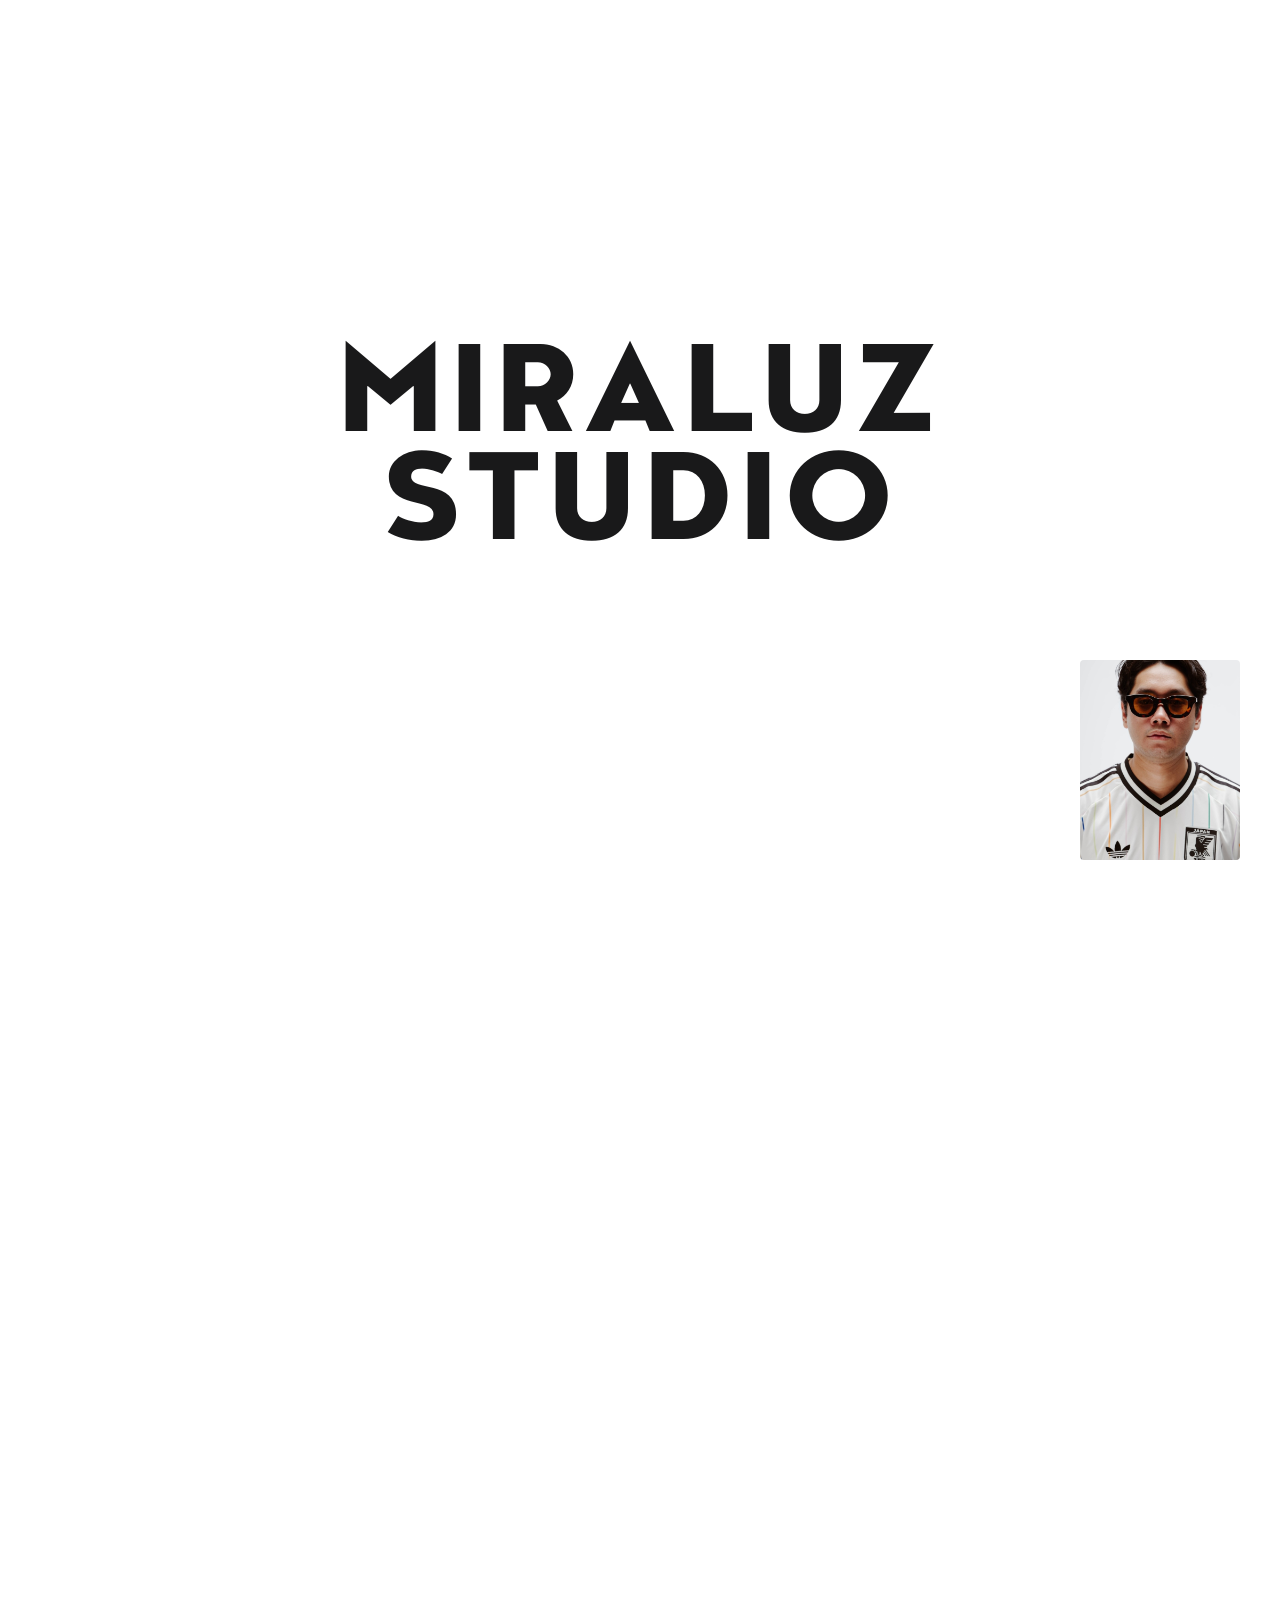
<file: index.html>
<!DOCTYPE html>
<html lang="en">
<head>
  <meta charset="UTF-8">
  <meta name="viewport" content="width=device-width, initial-scale=1.0">
  <link rel="icon" type="image/svg+xml" href="/assets/favicon.svg">
  <title>Miraluz Studio — Creative Studio Rental in Quezon City</title>
  <meta name="description" content="A creative studio for photographers, filmmakers, and content creators. Three curated spaces in Quezon City.">
  <link rel="canonical" href="https://miraluzstudio.com/">

  <!-- Open Graph / social sharing -->
  <meta property="og:type" content="website">
  <meta property="og:url" content="https://miraluzstudio.com/">
  <meta property="og:site_name" content="Miraluz Studio">
  <meta property="og:title" content="Miraluz Studio — Creative Studio Rental in Quezon City">
  <meta property="og:description" content="A creative studio for photographers, filmmakers, and content creators. Three curated spaces in Quezon City.">
  <meta property="og:image" content="https://miraluzstudio.com/assets/studio/studio-wide.jpg">
  <meta name="twitter:card" content="summary_large_image">
  <meta name="twitter:title" content="Miraluz Studio — Creative Studio Rental in Quezon City">
  <meta name="twitter:description" content="A creative studio for photographers, filmmakers, and content creators. Three curated spaces in Quezon City.">
  <meta name="twitter:image" content="https://miraluzstudio.com/assets/studio/studio-wide.jpg">

  <link rel="preconnect" href="https://fonts.googleapis.com">
  <link rel="preconnect" href="https://fonts.gstatic.com" crossorigin>
  <link href="https://fonts.googleapis.com/css2?family=Montserrat:wght@300;400;500;600;700&display=swap" rel="stylesheet">
  <link rel="stylesheet" href="styles.css">
  <script src="theme.js"></script>
  <style>
    /* Hide page content until preloader finishes — prevents flash */
    body.page-hidden .nav,
    body.page-hidden main,
    body.page-hidden .footer,
    body.page-hidden .skip-link { opacity: 0; }
    body.page-visible .nav,
    body.page-visible main,
    body.page-visible .footer,
    body.page-visible .skip-link { opacity: 1; transition: opacity 0.4s ease; }
  </style>
</head>
<body class="page-hidden">

  <!-- PRELOADER -->
  <div class="preloader" id="preloader" aria-hidden="true">
    <div class="preloader-name">
      <span class="preloader-name-line">Miraluz</span>
      <span class="preloader-name-line">Studio</span>
    </div>
    <div class="preloader-reel" id="preloader-reel">
      <img src="assets/preloader/studio-1.jpg" alt="" class="preloader-reel-img active">
      <img src="assets/preloader/studio-2.jpg" alt="" class="preloader-reel-img">
      <img src="assets/preloader/studio-3.jpg" alt="" class="preloader-reel-img">
      <img src="assets/preloader/studio-4.jpg" alt="" class="preloader-reel-img">
      <img src="assets/preloader/studio-5.jpg" alt="" class="preloader-reel-img">
    </div>
  </div>

  <a href="#main" class="skip-link">Skip to content</a>

  <!-- NAV -->
  <nav class="nav" role="navigation" aria-label="Main navigation">
    <div class="container">
      <a href="index.html" class="nav-logo" aria-label="Miraluz Studio — Home">
        <img src="assets/logo.svg" alt="Miraluz Studio" class="logo-img" height="52">
      </a>
      <ul class="nav-links">
        <li><a href="index.html" class="active">Home</a></li>
        <li><a href="studio.html">The Studio</a></li>
        <li><a href="rates.html">Rates</a></li>
        <li><a href="contact.html">Book</a></li>
      </ul>
      <div class="nav-right">
        <button class="theme-switch" onclick="toggleTheme()" aria-label="Toggle dark mode">
          <span class="switch-knob">
            <svg class="icon-sun" viewBox="0 0 24 24"><circle cx="12" cy="12" r="5"/><line x1="12" y1="1" x2="12" y2="3"/><line x1="12" y1="21" x2="12" y2="23"/><line x1="4.22" y1="4.22" x2="5.64" y2="5.64"/><line x1="18.36" y1="18.36" x2="19.78" y2="19.78"/><line x1="1" y1="12" x2="3" y2="12"/><line x1="21" y1="12" x2="23" y2="12"/><line x1="4.22" y1="19.78" x2="5.64" y2="18.36"/><line x1="18.36" y1="5.64" x2="19.78" y2="4.22"/></svg>
            <svg class="icon-moon" viewBox="0 0 24 24"><path d="M21 12.79A9 9 0 1 1 11.21 3 7 7 0 0 0 21 12.79z"/></svg>
          </span>
        </button>
        <button class="nav-mobile-toggle" onclick="document.querySelector('.nav-links').classList.toggle('open')" aria-label="Toggle menu">&#9776;</button>
      </div>
    </div>
  </nav>

  <main id="main">

  <!-- HERO -->
  <section class="hero" data-parallax>
    <div class="container">
      <div class="hero-sub" data-reveal="fade">Studio Rental &middot; Quezon City</div>
      <h1 data-reveal>A studio for the work<br>you have in mind.</h1>
      <p data-reveal>A curated studio and prep room for photographers, filmmakers, and creators. Quezon City.</p>
      <div class="hero-ctas" data-reveal>
        <a href="contact.html" class="btn btn-primary">Inquire</a>
        <a href="studio.html" class="btn btn-outline">View the Spaces</a>
      </div>
    </div>
  </section>

  <!-- SPACES PREVIEW -->
  <section class="section section-divider">
    <div class="container">
      <div class="section-centered" data-reveal>
        <div class="section-sub">The Spaces</div>
        <h2>Two rooms. One address.</h2>
        <p class="section-desc">A main studio and a dedicated makeup room.</p>
      </div>
      <div class="spaces-grid" data-stagger>
        <div class="space-card">
          <img src="assets/studio/studio-wide.jpg" alt="Main studio — open-plan shooting space with natural light" class="studio-photo" loading="lazy">
          <div class="space-card-body">
            <h3>Main Studio</h3>
            <p>Open-plan shooting space with natural and artificial lighting. Suitable for portraits, product, and video.</p>
          </div>
        </div>
        <div class="space-card">
          <img src="assets/studio/makeup-room.jpg" alt="Makeup room — vanity, mirrors, and styling area" class="studio-photo" loading="lazy">
          <div class="space-card-body">
            <h3>Makeup Room</h3>
            <p>Dedicated prep area with mirrors and lighting for hair, makeup, and styling.</p>
          </div>
        </div>
      </div>
    </div>
  </section>

  <!-- WHY MIRALUZ -->
  <section class="section section-divider">
    <div class="container">
      <div class="section-centered" data-reveal>
        <div class="section-sub">The Details</div>
        <h2>What to expect.</h2>
      </div>
      <div class="features-grid" data-stagger>
        <div class="feature-item">
          <div class="feature-icon">
            <svg viewBox="0 0 24 24"><rect x="3" y="3" width="7" height="7"/><rect x="14" y="3" width="7" height="7"/><rect x="3" y="14" width="7" height="7"/><rect x="14" y="14" width="7" height="7"/></svg>
          </div>
          <h3>Flexible Spaces</h3>
          <p>Two areas suited for intimate portraits through to full production setups.</p>
        </div>
        <div class="feature-item">
          <div class="feature-icon">
            <svg viewBox="0 0 24 24"><path d="M21 10c0 7-9 13-9 13s-9-6-9-13a9 9 0 0 1 18 0z"/><circle cx="12" cy="10" r="3"/></svg>
          </div>
          <h3>Quezon City</h3>
          <p>Inside Three Story House on Scout Limbaga Extension. Accessible from major routes across Metro Manila.</p>
        </div>
        <div class="feature-item">
          <div class="feature-icon">
            <svg viewBox="0 0 24 24"><rect x="3" y="4" width="18" height="18" rx="2" ry="2"/><line x1="16" y1="2" x2="16" y2="6"/><line x1="8" y1="2" x2="8" y2="6"/><line x1="3" y1="10" x2="21" y2="10"/></svg>
          </div>
          <h3>Straightforward Booking</h3>
          <p>Choose a package, select your date, and confirm. Hourly rates, 3-hour minimum.</p>
        </div>
      </div>
    </div>
  </section>

  <!-- FAQ -->
  <section class="section section-divider">
    <div class="container">
      <div class="section-centered" data-reveal>
        <div class="section-sub">FAQ</div>
        <h2>Common questions.</h2>
      </div>
      <div class="faq-list" data-stagger>
        <div class="faq-item">
          <button class="faq-question" aria-expanded="false">
            <span>What&rsquo;s included in my booking?</span>
            <span class="faq-icon" aria-hidden="true"></span>
          </button>
          <div class="faq-answer" role="region">
            <div class="faq-answer-inner">Access to your chosen space for the full duration. The studio includes lighting setups and power outlets. Bring your own camera gear, props, and styling materials.</div>
          </div>
        </div>
        <div class="faq-item">
          <button class="faq-question" aria-expanded="false">
            <span>Is there a minimum booking time?</span>
            <span class="faq-icon" aria-hidden="true"></span>
          </button>
          <div class="faq-answer" role="region">
            <div class="faq-answer-inner">Yes. The minimum booking is 3 hours. Additional hours are charged at the same rate.</div>
          </div>
        </div>
        <div class="faq-item">
          <button class="faq-question" aria-expanded="false">
            <span>Can I visit the studio before booking?</span>
            <span class="faq-icon" aria-hidden="true"></span>
          </button>
          <div class="faq-answer" role="region">
            <div class="faq-answer-inner">Yes. Reach out via Instagram or the contact form to schedule a walkthrough.</div>
          </div>
        </div>
        <div class="faq-item">
          <button class="faq-question" aria-expanded="false">
            <span>What&rsquo;s the cancellation policy?</span>
            <span class="faq-icon" aria-hidden="true"></span>
          </button>
          <div class="faq-answer" role="region">
            <div class="faq-answer-inner">Cancellations are not allowed. Rebooking is subject to availability and incurs a fee of 40% of the total bill for every rebooking. See our full <a href="contact.html#terms">Terms and Conditions</a>.</div>
          </div>
        </div>
        <div class="faq-item">
          <button class="faq-question" aria-expanded="false">
            <span>How do I pay?</span>
            <span class="faq-icon" aria-hidden="true"></span>
          </button>
          <div class="faq-answer" role="region">
            <div class="faq-answer-inner">GCash or bank transfer. A 50% non-refundable downpayment is required to reserve your date, with the balance due before your session.</div>
          </div>
        </div>
        <div class="faq-item">
          <button class="faq-question" aria-expanded="false">
            <span>How do I send my proof of payment?</span>
            <span class="faq-icon" aria-hidden="true"></span>
          </button>
          <div class="faq-answer" role="region">
            <div class="faq-answer-inner">After paying, send a copy of your deposit slip or a screen capture of the confirmation to <a href="mailto:miraluzstudio@gmail.com">miraluzstudio@gmail.com</a>.<br><br>Use this subject line so we can match it to your booking:<br><strong>PROOF OF PAYMENT - YOUR NAME - BOOKING ID</strong></div>
          </div>
        </div>
        <div class="faq-item">
          <button class="faq-question" aria-expanded="false">
            <span>Where exactly is the studio?</span>
            <span class="faq-icon" aria-hidden="true"></span>
          </button>
          <div class="faq-answer" role="region">
            <div class="faq-answer-inner">Three Story House, 170-D Scout Limbaga Extension, Quezon City. A location pin is sent after booking confirmation.</div>
          </div>
        </div>
      </div>
    </div>
  </section>

  <!-- CTA -->
  <section class="cta-banner">
    <div class="container" data-reveal="scale">
      <h2>Book the studio.</h2>
      <p>Inquiries are typically confirmed within 24 hours.</p>
      <div class="cta-buttons">
        <a href="contact.html" class="btn btn-primary">Inquire</a>
      </div>
    </div>
  </section>

  </main>

  <!-- FOOTER -->
  <footer class="footer">
    <div class="container">
      <p class="footer-text">&copy; 2026 Miraluz Studio. All rights reserved.</p>
      <ul class="footer-links">
        <li><a href="https://instagram.com/miraluzstudio" target="_blank" rel="noopener">Instagram</a></li>
        <li><a href="contact.html">Book</a></li>
      </ul>
    </div>
  </footer>

  <script src="scroll.js"></script>
  <!-- Preloader + FAQ Scripts -->
  <script>
  // Minimal Preloader — blur in name + fast photo reel, blur out to page
  (function() {
    var preloader = document.getElementById('preloader');
    if (!preloader) return;

    function revealPage() {
      document.body.classList.remove('page-hidden');
      document.body.classList.add('page-visible');
    }

    // Reduced motion: skip
    if (window.matchMedia('(prefers-reduced-motion: reduce)').matches) {
      preloader.classList.add('done');
      revealPage();
      return;
    }

    var imgs = preloader.querySelectorAll('.preloader-reel-img');
    var current = 0;
    var total = imgs.length;
    var cycles = 3; // cycle through all photos this many times
    var speed = 180; // ms per photo — fast flipping
    var count = 0;
    var maxCount = total * cycles;

    // Phase 1: blur in (CSS handles this via animation)
    // Phase 2: cycle photos rapidly
    var reel = setInterval(function() {
      imgs[current].classList.remove('active');
      current = (current + 1) % total;
      imgs[current].classList.add('active');
      count++;

      if (count >= maxCount) {
        clearInterval(reel);
        // Phase 3: hold briefly, then blur out
        setTimeout(function() {
          preloader.classList.add('blurring-out');
          revealPage();
          setTimeout(function() {
            preloader.classList.add('done');
          }, 900);
        }, 400);
      }
    }, speed);

    // Safety net
    setTimeout(function() {
      clearInterval(reel);
      preloader.classList.add('blurring-out');
      revealPage();
      setTimeout(function() { preloader.classList.add('done'); }, 900);
    }, 6000);
  })();

  // FAQ Accordion
  document.querySelectorAll('.faq-question').forEach(function(btn) {
    btn.addEventListener('click', function() {
      var item = btn.parentElement;
      var answer = item.querySelector('.faq-answer');
      var isOpen = item.classList.contains('open');
      // Close all other items
      document.querySelectorAll('.faq-item.open').forEach(function(openItem) {
        if (openItem !== item) {
          openItem.classList.remove('open');
          openItem.querySelector('.faq-question').setAttribute('aria-expanded', 'false');
          openItem.querySelector('.faq-answer').style.maxHeight = '0';
        }
      });
      // Toggle current
      if (isOpen) {
        item.classList.remove('open');
        btn.setAttribute('aria-expanded', 'false');
        answer.style.maxHeight = '0';
      } else {
        item.classList.add('open');
        btn.setAttribute('aria-expanded', 'true');
        answer.style.maxHeight = answer.scrollHeight + 'px';
      }
    });
  });
  </script>

</body>
</html>
</file>
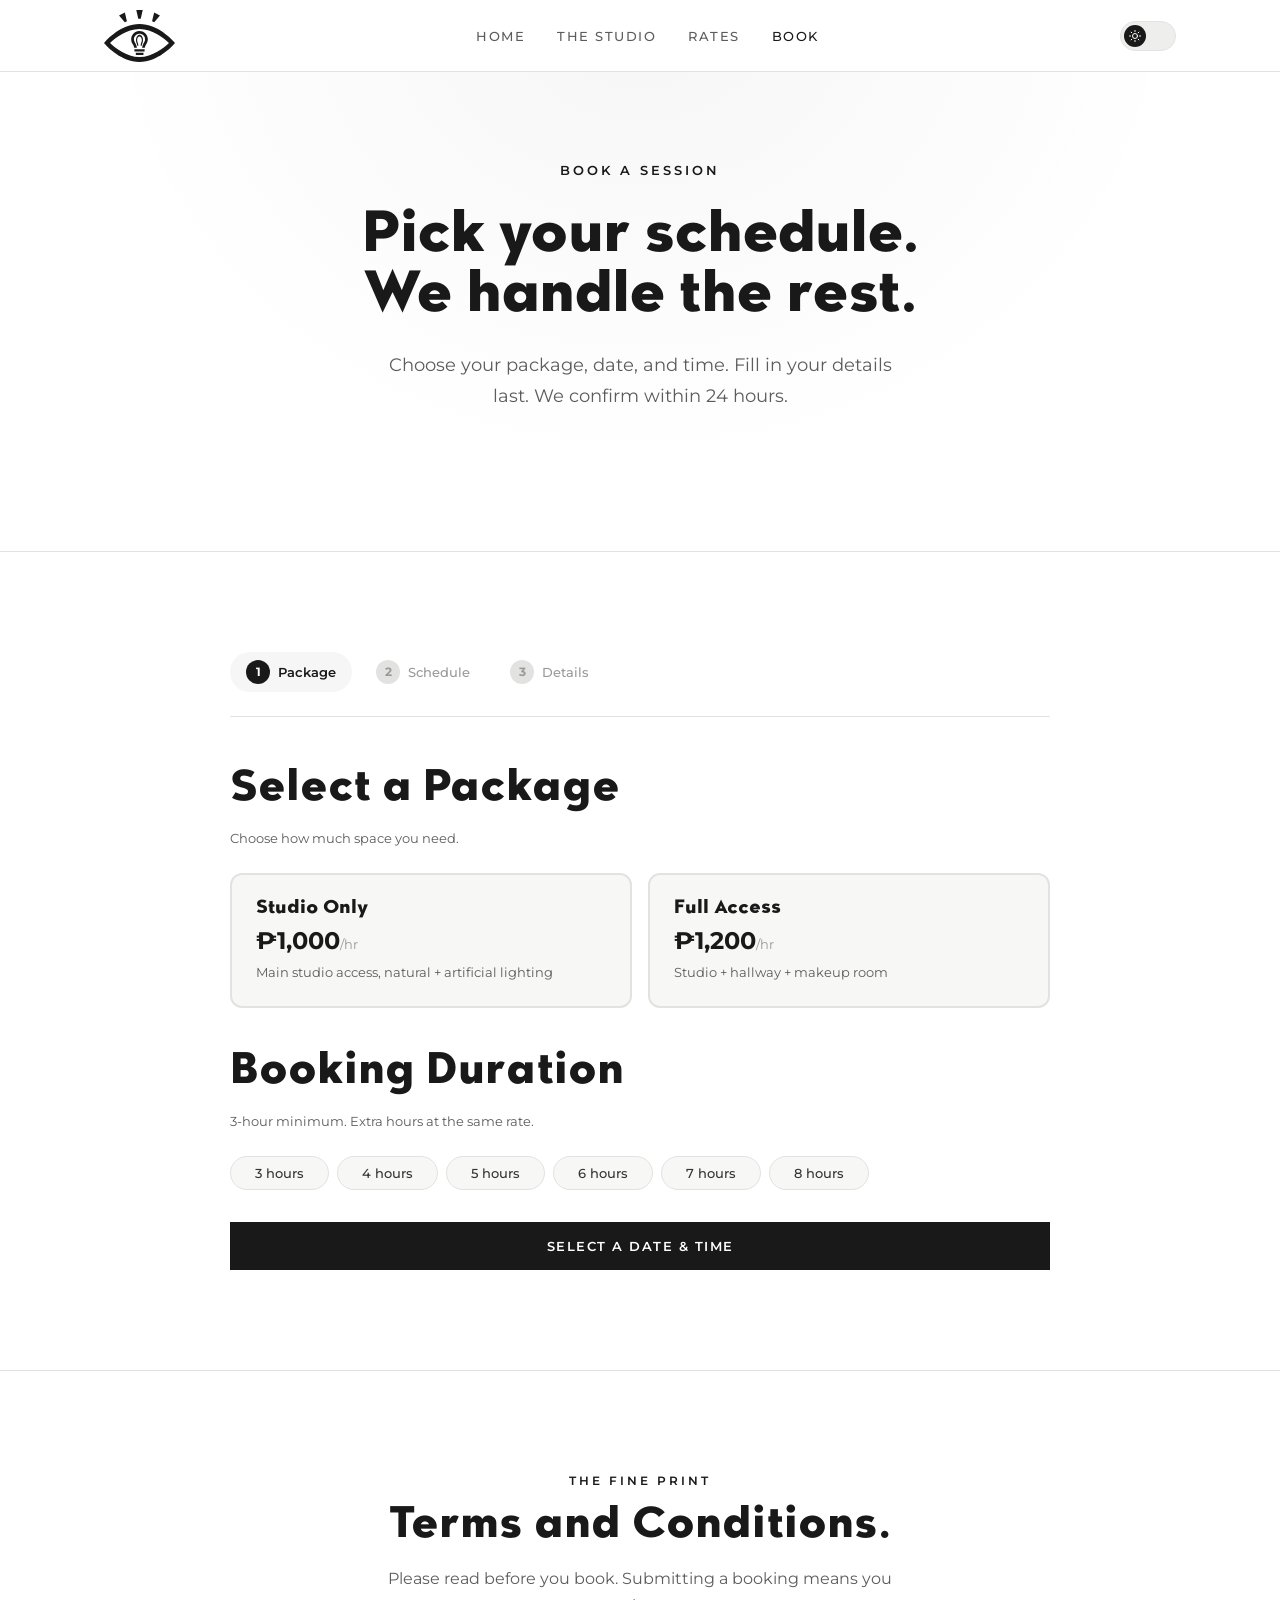
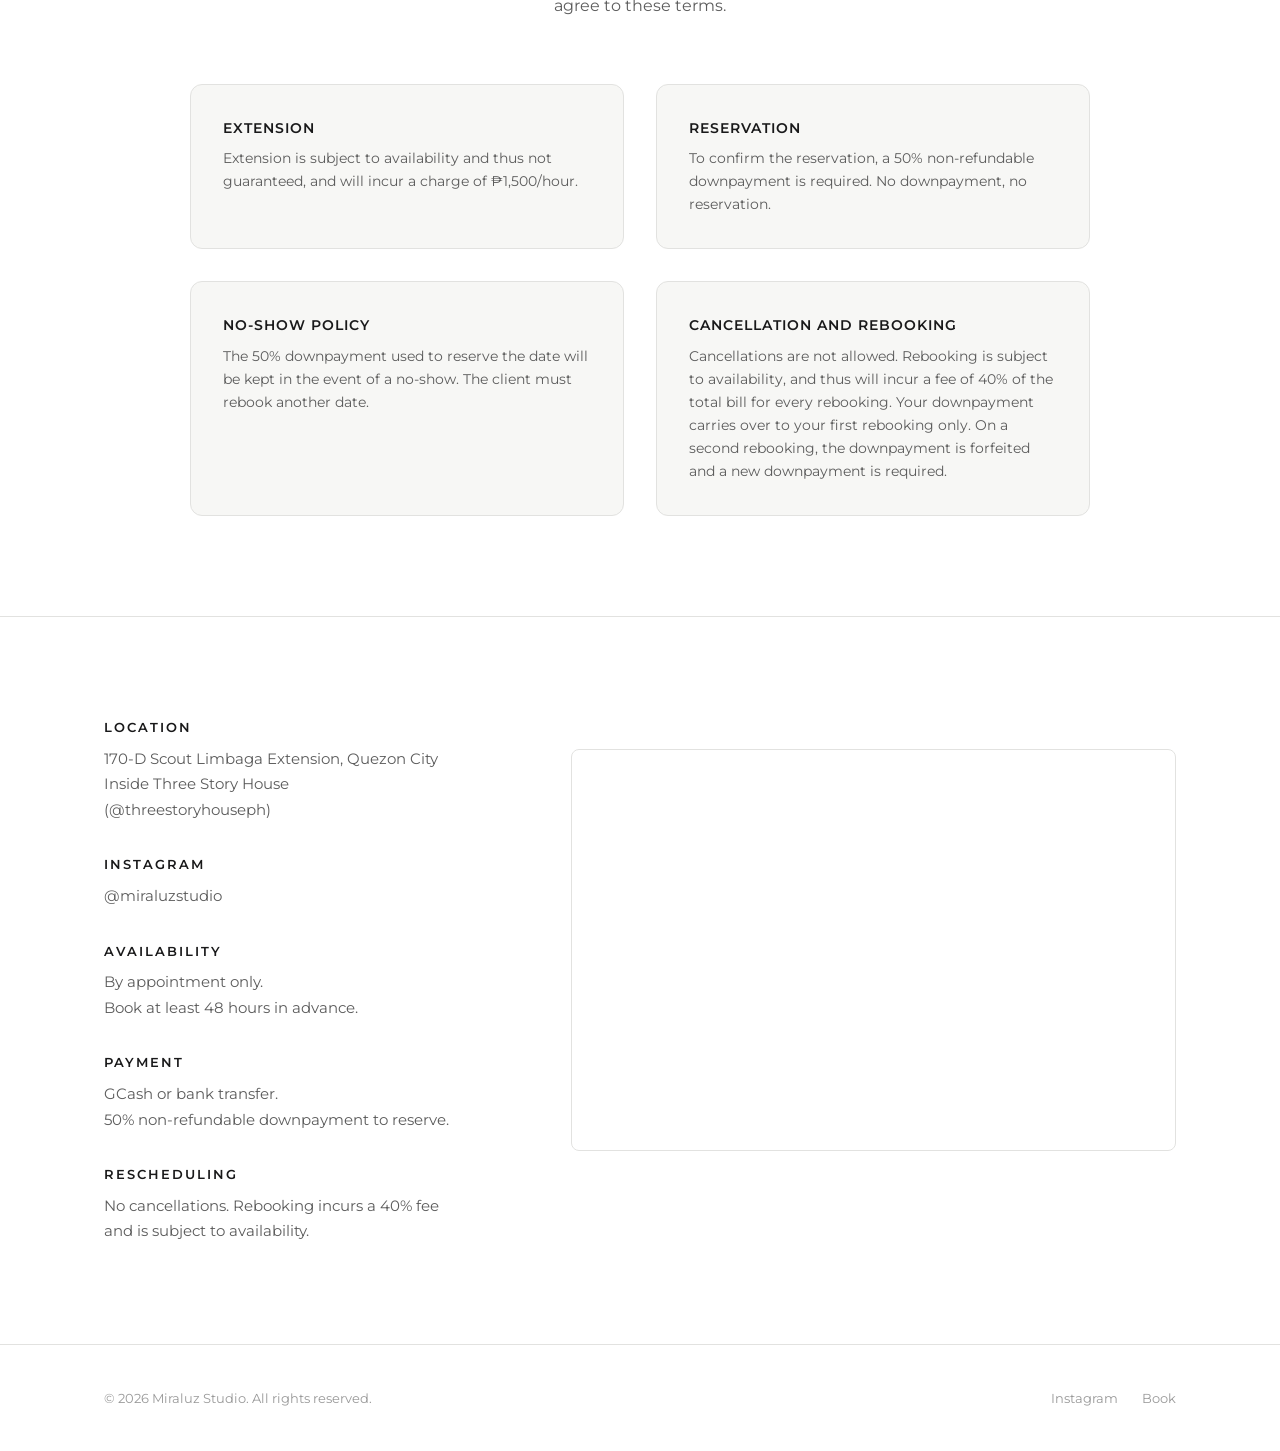
<file: contact.html>
<!DOCTYPE html>
<html lang="en">
<head>
  <meta charset="UTF-8">
  <meta name="viewport" content="width=device-width, initial-scale=1.0">
  <link rel="icon" type="image/svg+xml" href="/assets/favicon.svg">
  <title>Book — Miraluz Studio</title>
  <meta name="description" content="Book your studio session. Pick your package, date, and time — we'll confirm within 24 hours.">
  <link rel="preconnect" href="https://fonts.googleapis.com">
  <link rel="preconnect" href="https://fonts.gstatic.com" crossorigin>
  <link href="https://fonts.googleapis.com/css2?family=Montserrat:wght@300;400;500;600;700&display=swap" rel="stylesheet">
  <link rel="stylesheet" href="styles.css">
  <script src="theme.js"></script>
</head>
<body>

  <a href="#main" class="skip-link">Skip to content</a>

  <!-- NAV -->
  <nav class="nav" role="navigation" aria-label="Main navigation">
    <div class="container">
      <a href="index.html" class="nav-logo" aria-label="Miraluz Studio — Home">
        <img src="assets/logo.svg" alt="Miraluz Studio" class="logo-img" height="52">
      </a>
      <ul class="nav-links">
        <li><a href="index.html">Home</a></li>
        <li><a href="studio.html">The Studio</a></li>
        <li><a href="rates.html">Rates</a></li>
        <li><a href="contact.html" class="active">Book</a></li>
      </ul>
      <div class="nav-right">
        <button class="theme-switch" onclick="toggleTheme()" aria-label="Toggle dark mode">
          <span class="switch-knob">
            <svg class="icon-sun" viewBox="0 0 24 24"><circle cx="12" cy="12" r="5"/><line x1="12" y1="1" x2="12" y2="3"/><line x1="12" y1="21" x2="12" y2="23"/><line x1="4.22" y1="4.22" x2="5.64" y2="5.64"/><line x1="18.36" y1="18.36" x2="19.78" y2="19.78"/><line x1="1" y1="12" x2="3" y2="12"/><line x1="21" y1="12" x2="23" y2="12"/><line x1="4.22" y1="19.78" x2="5.64" y2="18.36"/><line x1="18.36" y1="5.64" x2="19.78" y2="4.22"/></svg>
            <svg class="icon-moon" viewBox="0 0 24 24"><path d="M21 12.79A9 9 0 1 1 11.21 3 7 7 0 0 0 21 12.79z"/></svg>
          </span>
        </button>
        <button class="nav-mobile-toggle" onclick="document.querySelector('.nav-links').classList.toggle('open')" aria-label="Toggle menu">&#9776;</button>
      </div>
    </div>
  </nav>

  <main id="main">

  <!-- HERO -->
  <section class="hero" data-parallax>
    <div class="container">
      <div class="hero-sub" data-reveal="fade">Book a Session</div>
      <h1 data-reveal>Pick your schedule.<br>We handle the rest.</h1>
      <p data-reveal>Choose your package, date, and time. Fill in your details last. We confirm within 24 hours.</p>
    </div>
  </section>

  <!-- BOOKING WIZARD -->
  <section class="section section-divider">
    <div class="container">
      <div class="booking-wizard" id="booking-wizard" data-script-url="https://script.google.com/macros/s/AKfycbz_YKDn3nuPhHYh5pYsXFBhAeFOyfgEevlA0rHn0VO_3--JLGefnrcUXv9yLl5xShUs/exec">

        <!-- Progress Steps -->
        <div class="wizard-progress">
          <div class="wizard-step active" data-step="1"><span class="wizard-step-num">1</span> Package</div>
          <div class="wizard-step" data-step="2"><span class="wizard-step-num">2</span> Schedule</div>
          <div class="wizard-step" data-step="3"><span class="wizard-step-num">3</span> Details</div>
        </div>

        <!-- STEP 1: Package + Duration -->
        <div class="wizard-panel active" id="step-1">
          <div class="wizard-panel-inner">
            <h2 class="wizard-title">Select a Package</h2>
            <p class="wizard-desc">Choose how much space you need.</p>

            <div class="package-cards">
              <button type="button" class="package-card" data-package="Studio Only — ₱1,000/hr (launch rate)">
                <h3>Studio Only</h3>
                <p class="package-price">₱1,000<span>/hr</span></p>
                <p class="package-note">Main studio access, natural + artificial lighting</p>
              </button>
              <button type="button" class="package-card" data-package="Full Access — ₱1,200/hr (launch rate)">
                <h3>Full Access</h3>
                <p class="package-price">₱1,200<span>/hr</span></p>
                <p class="package-note">Studio + hallway + makeup room</p>
              </button>
            </div>

            <h2 class="wizard-title" style="margin-top: var(--space-7);">Booking Duration</h2>
            <p class="wizard-desc">3-hour minimum. Extra hours at the same rate.</p>

            <div class="duration-pills" id="duration-pills">
              <button type="button" class="duration-pill" data-hours="3">3 hours</button>
              <button type="button" class="duration-pill" data-hours="4">4 hours</button>
              <button type="button" class="duration-pill" data-hours="5">5 hours</button>
              <button type="button" class="duration-pill" data-hours="6">6 hours</button>
              <button type="button" class="duration-pill" data-hours="7">7 hours</button>
              <button type="button" class="duration-pill" data-hours="8">8 hours</button>
            </div>

            <button type="button" class="btn btn-primary wizard-next" id="next-1" style="width:100%; margin-top: var(--space-6);" disabled>Select a Date &amp; Time</button>
          </div>
        </div>

        <!-- STEP 2: Date & Time -->
        <div class="wizard-panel" id="step-2">
          <div class="wizard-panel-inner">

            <!-- Booking sidebar summary -->
            <div class="wizard-sidebar">
              <div class="sidebar-summary">
                <h3 id="sidebar-package">—</h3>
                <div class="sidebar-detail">
                  <svg viewBox="0 0 24 24"><circle cx="12" cy="12" r="10"/><polyline points="12 6 12 12 16 14"/></svg>
                  <span id="sidebar-duration">—</span>
                </div>
                <div class="sidebar-detail">
                  <svg viewBox="0 0 24 24"><path d="M21 10c0 7-9 13-9 13s-9-6-9-13a9 9 0 0 1 18 0z"/><circle cx="12" cy="10" r="3"/></svg>
                  <span>170-D Scout Limbaga Ext., QC</span>
                </div>
              </div>
            </div>

            <!-- Calendar + Time Picker -->
            <div class="schedule-layout">
              <div class="schedule-calendar">
                <h2 class="wizard-title">Select a Date & Time</h2>
                <div class="calendar-picker" id="calendar">
                  <div class="cal-header">
                    <button type="button" class="cal-nav" id="calendar-prev" aria-label="Previous month">
                      <svg viewBox="0 0 24 24" width="16" height="16"><polyline points="15 18 9 12 15 6"/></svg>
                    </button>
                    <span class="cal-month" id="calendar-month"></span>
                    <button type="button" class="cal-nav" id="calendar-next" aria-label="Next month">
                      <svg viewBox="0 0 24 24" width="16" height="16"><polyline points="9 6 15 12 9 18"/></svg>
                    </button>
                  </div>
                  <div class="cal-grid" id="calendar-grid"></div>
                </div>
                <div class="cal-timezone">
                  <svg viewBox="0 0 24 24" width="14" height="14"><circle cx="12" cy="12" r="10"/><line x1="2" y1="12" x2="22" y2="12"/><path d="M12 2a15.3 15.3 0 0 1 4 10 15.3 15.3 0 0 1-4 10 15.3 15.3 0 0 1-4-10 15.3 15.3 0 0 1 4-10z"/></svg>
                  Asia/Manila
                </div>
              </div>

              <!-- Time slots — appear after date is picked -->
              <div class="schedule-times" id="time-panel" hidden>
                <h3 class="time-panel-date" id="time-panel-date"></h3>
                <div class="time-slots" id="time-slots"></div>
              </div>
            </div>

            <div class="wizard-nav-row">
              <button type="button" class="btn btn-outline wizard-back" id="back-2">Back</button>
              <button type="button" class="btn btn-primary wizard-next" id="next-2" disabled>Enter Your Details</button>
            </div>
          </div>
        </div>

        <!-- STEP 3: Contact Details -->
        <div class="wizard-panel" id="step-3">
          <div class="wizard-panel-inner">

            <!-- Booking summary -->
            <div class="wizard-sidebar">
              <div class="sidebar-summary">
                <h3 id="sidebar-package-2">—</h3>
                <div class="sidebar-detail">
                  <svg viewBox="0 0 24 24"><circle cx="12" cy="12" r="10"/><polyline points="12 6 12 12 16 14"/></svg>
                  <span id="sidebar-duration-2">—</span>
                </div>
                <div class="sidebar-detail">
                  <svg viewBox="0 0 24 24"><rect x="3" y="4" width="18" height="18" rx="2"/><line x1="16" y1="2" x2="16" y2="6"/><line x1="8" y1="2" x2="8" y2="6"/><line x1="3" y1="10" x2="21" y2="10"/></svg>
                  <span id="sidebar-datetime">—</span>
                </div>
                <div class="sidebar-detail">
                  <svg viewBox="0 0 24 24"><path d="M21 10c0 7-9 13-9 13s-9-6-9-13a9 9 0 0 1 18 0z"/><circle cx="12" cy="10" r="3"/></svg>
                  <span>170-D Scout Limbaga Ext., QC</span>
                </div>
              </div>
            </div>

            <h2 class="wizard-title">Enter Your Details</h2>
            <p class="wizard-desc">Almost done — just need your contact info.</p>

            <form id="inquiry-form" novalidate>
              <input type="hidden" id="date" name="date">
              <input type="hidden" id="start-time" name="start-time">
              <input type="hidden" id="package" name="package">
              <input type="hidden" id="hours" name="hours">

              <div class="form-group">
                <label for="name">Name <span class="required">*</span></label>
                <input type="text" id="name" name="name" placeholder="Your full name" required>
              </div>
              <div class="form-group">
                <label for="email">Email <span class="required">*</span></label>
                <input type="email" id="email" name="email" placeholder="you@email.com" required>
              </div>
              <div class="form-group">
                <label for="phone">Phone / Mobile</label>
                <input type="tel" id="phone" name="phone" placeholder="09XX XXX XXXX">
              </div>
              <div class="form-group">
                <label>Payment</label>
                <p class="payment-note">Reserve with a 50% non-refundable downpayment via GCash or bank transfer. You will send payment and upload your receipt on the next step.</p>
              </div>
              <div class="form-group">
                <label for="message">Anything else we should know?</label>
                <textarea id="message" name="message" placeholder="Type of shoot, team size, specific needs..."></textarea>
              </div>
              <div class="form-group">
                <label class="terms-agree">
                  <input type="checkbox" id="agree-terms" name="agreeTerms" required>
                  <span>I have read and agree to the <a href="#terms">Terms and Conditions</a>, including the 50% non-refundable downpayment and no-cancellation policy.</span>
                </label>
              </div>
              <div class="form-error" id="form-error" role="alert" aria-live="polite"></div>

              <div class="wizard-nav-row">
                <button type="button" class="btn btn-outline wizard-back" id="back-3">Back</button>
                <button type="submit" class="btn btn-primary" id="submit-btn">Continue to Payment</button>
              </div>
            </form>
          </div>
        </div>

      </div>
    </div>
  </section>

  <!-- TERMS & CONDITIONS -->
  <section class="section section-divider" id="terms">
    <div class="container">
      <div class="section-centered" data-reveal>
        <div class="section-sub">The Fine Print</div>
        <h2>Terms and Conditions.</h2>
        <p class="section-desc">Please read before you book. Submitting a booking means you agree to these terms.</p>
      </div>
      <div class="terms-list" data-stagger>
        <div class="terms-clause">
          <h3>Extension</h3>
          <p>Extension is subject to availability and thus not guaranteed, and will incur a charge of &#8369;1,500/hour.</p>
        </div>
        <div class="terms-clause">
          <h3>Reservation</h3>
          <p>To confirm the reservation, a 50% non-refundable downpayment is required. No downpayment, no reservation.</p>
        </div>
        <div class="terms-clause">
          <h3>No-Show Policy</h3>
          <p>The 50% downpayment used to reserve the date will be kept in the event of a no-show. The client must rebook another date.</p>
        </div>
        <div class="terms-clause">
          <h3>Cancellation and Rebooking</h3>
          <p>Cancellations are not allowed. Rebooking is subject to availability, and thus will incur a fee of 40% of the total bill for every rebooking. Your downpayment carries over to your first rebooking only. On a second rebooking, the downpayment is forfeited and a new downpayment is required.</p>
        </div>
      </div>
    </div>
  </section>

  <!-- INFO + MAP -->
  <section class="section section-divider">
    <div class="container">
      <div class="contact-bottom-grid">
        <div class="contact-info" data-reveal="slide-left">
          <div class="contact-info-item">
            <h3>Location</h3>
            <p>170-D Scout Limbaga Extension, Quezon City<br>Inside Three Story House<br>(@threestoryhouseph)</p>
          </div>
          <div class="contact-info-item">
            <h3>Instagram</h3>
            <p><a href="https://instagram.com/miraluzstudio" target="_blank" rel="noopener">@miraluzstudio</a></p>
          </div>
          <div class="contact-info-item">
            <h3>Availability</h3>
            <p>By appointment only.<br>Book at least 48 hours in advance.</p>
          </div>
          <div class="contact-info-item">
            <h3>Payment</h3>
            <p>GCash or bank transfer.<br>50% non-refundable downpayment to reserve.</p>
          </div>
          <div class="contact-info-item">
            <h3>Rescheduling</h3>
            <p>No cancellations. Rebooking incurs a 40% fee<br>and is subject to availability.</p>
          </div>
        </div>
        <div class="map-embed" data-reveal="slide-right">
          <iframe src="https://www.google.com/maps/embed?pb=!1m18!1m12!1m3!1d3860.432163025456!2d121.04057117581337!3d14.63139267632059!2m3!1f0!2f0!3f0!3m2!1i1024!2i768!4f13.1!3m3!1m2!1s0x3397b7b038b7dd85%3A0x9dcf36ee6167122d!2s170D%20Scout%20Limbaga%20Ext%2C%20Sacred%20Heart%2C%20Diliman%2C%20Quezon%20City%2C%201103%20Metro%20Manila!5e0!3m2!1sen!2sph!4v1781635817096!5m2!1sen!2sph" width="100%" height="400" style="border:0;" allowfullscreen="" loading="lazy" referrerpolicy="no-referrer-when-downgrade" title="Miraluz Studio — Scout Limbaga Extension, Quezon City"></iframe>
        </div>
      </div>
    </div>
  </section>

  </main>

  <!-- FOOTER -->
  <footer class="footer">
    <div class="container">
      <p class="footer-text">&copy; 2026 Miraluz Studio. All rights reserved.</p>
      <ul class="footer-links">
        <li><a href="https://instagram.com/miraluzstudio" target="_blank" rel="noopener">Instagram</a></li>
        <li><a href="contact.html">Book</a></li>
      </ul>
    </div>
  </footer>

  <script src="booking.js"></script>
  <script src="scroll.js"></script>
</body>
</html>
</file>
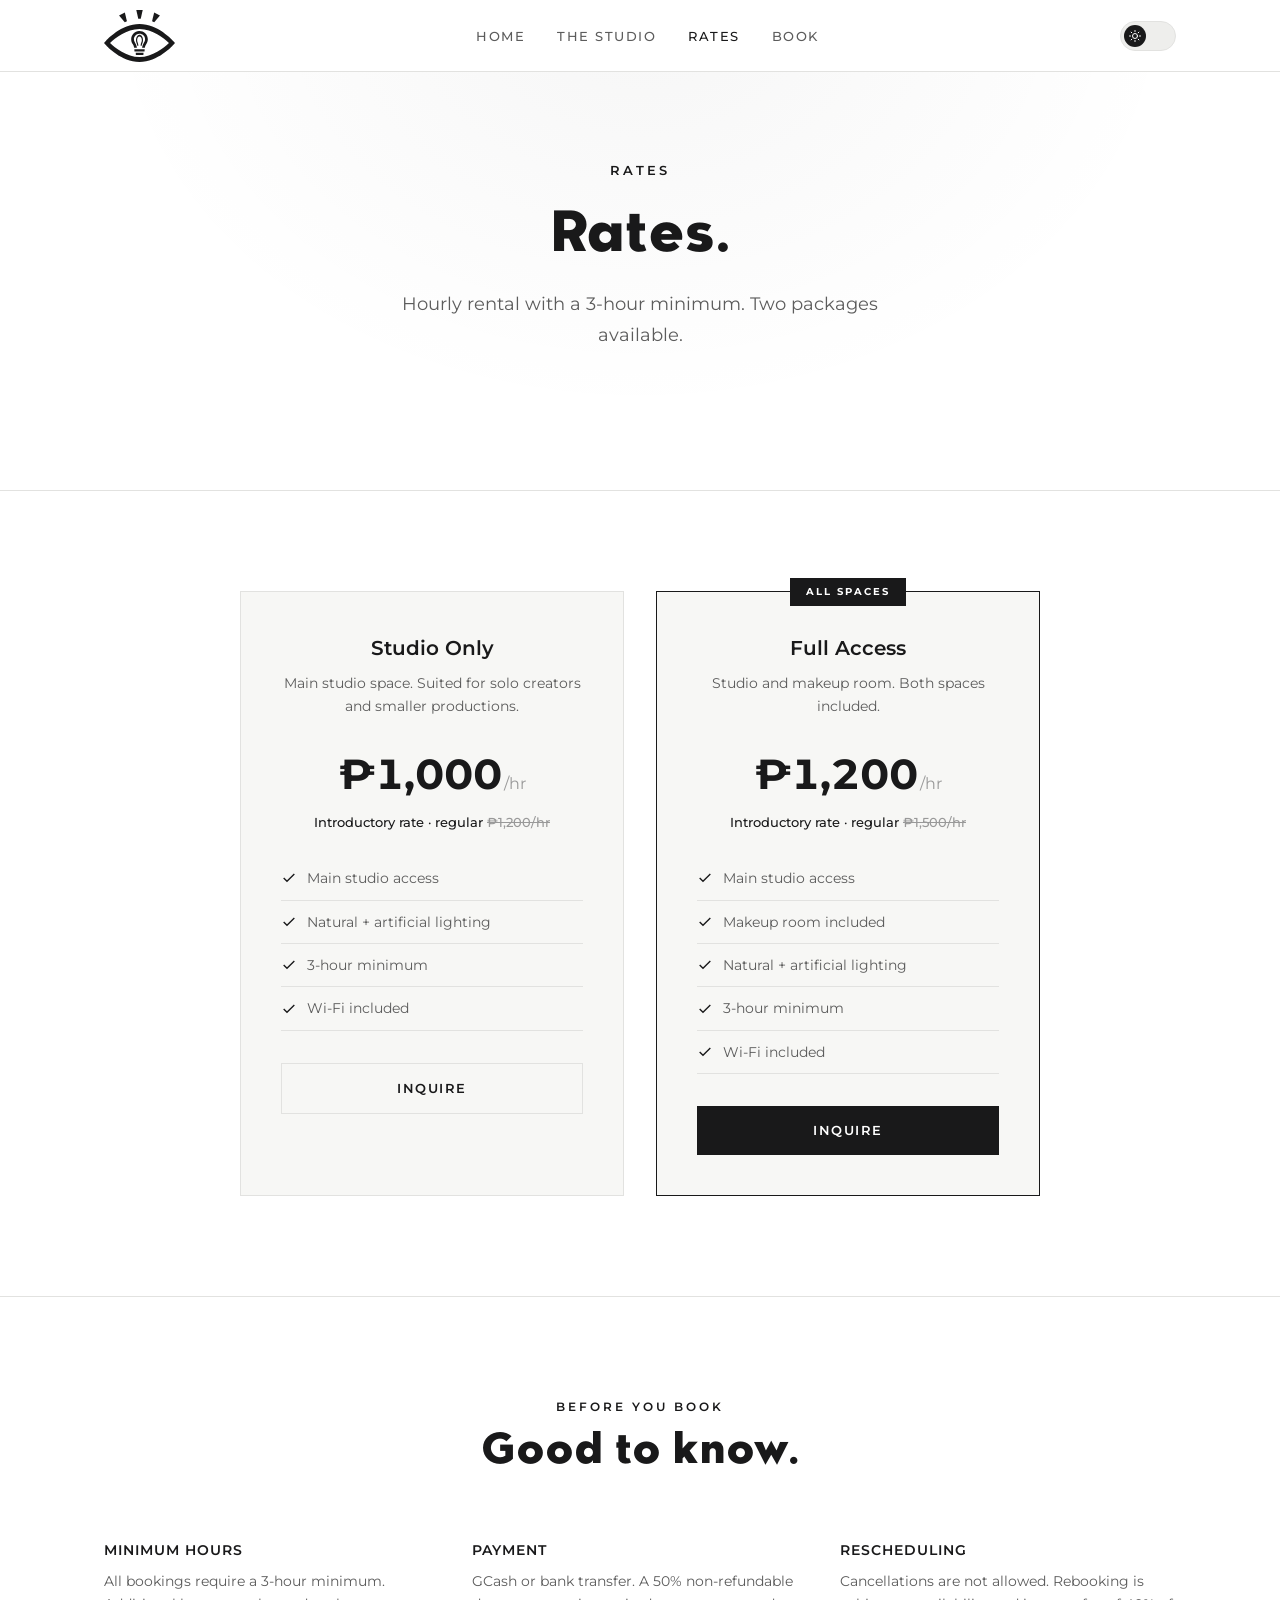
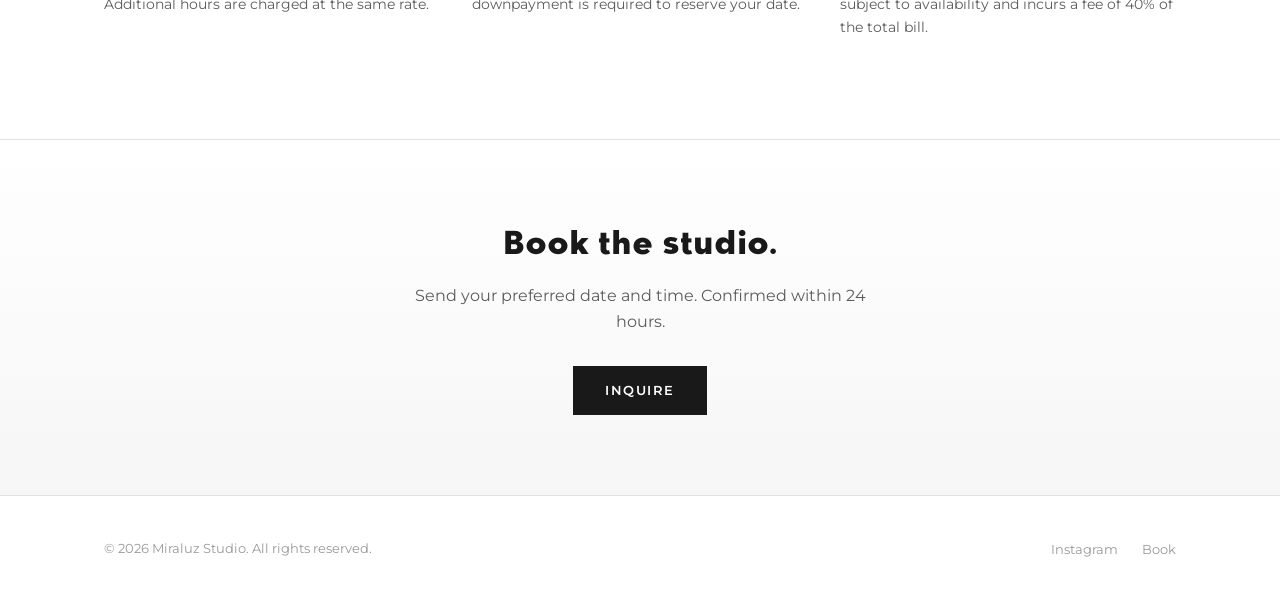
<file: rates.html>
<!DOCTYPE html>
<html lang="en">
<head>
  <meta charset="UTF-8">
  <meta name="viewport" content="width=device-width, initial-scale=1.0">
  <link rel="icon" type="image/svg+xml" href="/assets/favicon.svg">
  <title>Rates — Miraluz Studio</title>
  <meta name="description" content="Studio rental starting at ₱1,000/hr. Two packages, transparent pricing, 3-hour minimum. GCash or bank transfer.">
  <link rel="preconnect" href="https://fonts.googleapis.com">
  <link rel="preconnect" href="https://fonts.gstatic.com" crossorigin>
  <link href="https://fonts.googleapis.com/css2?family=Montserrat:wght@300;400;500;600;700&display=swap" rel="stylesheet">
  <link rel="stylesheet" href="styles.css">
  <script src="theme.js"></script>
</head>
<body>

  <a href="#main" class="skip-link">Skip to content</a>

  <!-- NAV -->
  <nav class="nav" role="navigation" aria-label="Main navigation">
    <div class="container">
      <a href="index.html" class="nav-logo" aria-label="Miraluz Studio — Home">
        <img src="assets/logo.svg" alt="Miraluz Studio" class="logo-img" height="52">
      </a>
      <ul class="nav-links">
        <li><a href="index.html">Home</a></li>
        <li><a href="studio.html">The Studio</a></li>
        <li><a href="rates.html" class="active">Rates</a></li>
        <li><a href="contact.html">Book</a></li>
      </ul>
      <div class="nav-right">
        <button class="theme-switch" onclick="toggleTheme()" aria-label="Toggle dark mode">
          <span class="switch-knob">
            <svg class="icon-sun" viewBox="0 0 24 24"><circle cx="12" cy="12" r="5"/><line x1="12" y1="1" x2="12" y2="3"/><line x1="12" y1="21" x2="12" y2="23"/><line x1="4.22" y1="4.22" x2="5.64" y2="5.64"/><line x1="18.36" y1="18.36" x2="19.78" y2="19.78"/><line x1="1" y1="12" x2="3" y2="12"/><line x1="21" y1="12" x2="23" y2="12"/><line x1="4.22" y1="19.78" x2="5.64" y2="18.36"/><line x1="18.36" y1="5.64" x2="19.78" y2="4.22"/></svg>
            <svg class="icon-moon" viewBox="0 0 24 24"><path d="M21 12.79A9 9 0 1 1 11.21 3 7 7 0 0 0 21 12.79z"/></svg>
          </span>
        </button>
        <button class="nav-mobile-toggle" onclick="document.querySelector('.nav-links').classList.toggle('open')" aria-label="Toggle menu">&#9776;</button>
      </div>
    </div>
  </nav>

  <main id="main">

  <!-- HERO -->
  <section class="hero" data-parallax>
    <div class="container">
      <div class="hero-sub" data-reveal="fade">Rates</div>
      <h1 data-reveal>Rates.</h1>
      <p data-reveal>Hourly rental with a 3-hour minimum. Two packages available.</p>
    </div>
  </section>

  <!-- RATE CARDS -->
  <section class="section section-divider">
    <div class="container">
      <div class="rates-grid" data-stagger>
        <!-- Studio Only -->
        <div class="rate-card">
          <h3>Studio Only</h3>
          <p class="rate-desc">Main studio space. Suited for solo creators and smaller productions.</p>
          <div class="rate-price">
            <span class="price">&#8369;1,000</span><span class="unit">/hr</span>
            <span class="promo">Introductory rate &middot; regular <s>&#8369;1,200/hr</s></span>
          </div>
          <ul class="rate-includes">
            <li><svg viewBox="0 0 24 24"><polyline points="20 6 9 17 4 12"/></svg>Main studio access</li>
            <li><svg viewBox="0 0 24 24"><polyline points="20 6 9 17 4 12"/></svg>Natural + artificial lighting</li>
            <li><svg viewBox="0 0 24 24"><polyline points="20 6 9 17 4 12"/></svg>3-hour minimum</li>
            <li><svg viewBox="0 0 24 24"><polyline points="20 6 9 17 4 12"/></svg>Wi-Fi included</li>
          </ul>
          <a href="contact.html" class="btn btn-outline" style="width:100%;">Inquire</a>
        </div>
        <!-- Full Access -->
        <div class="rate-card featured">
          <h3>Full Access</h3>
          <p class="rate-desc">Studio and makeup room. Both spaces included.</p>
          <div class="rate-price">
            <span class="price">&#8369;1,200</span><span class="unit">/hr</span>
            <span class="promo">Introductory rate &middot; regular <s>&#8369;1,500/hr</s></span>
          </div>
          <ul class="rate-includes">
            <li><svg viewBox="0 0 24 24"><polyline points="20 6 9 17 4 12"/></svg>Main studio access</li>
            <li><svg viewBox="0 0 24 24"><polyline points="20 6 9 17 4 12"/></svg>Makeup room included</li>
            <li><svg viewBox="0 0 24 24"><polyline points="20 6 9 17 4 12"/></svg>Natural + artificial lighting</li>
            <li><svg viewBox="0 0 24 24"><polyline points="20 6 9 17 4 12"/></svg>3-hour minimum</li>
            <li><svg viewBox="0 0 24 24"><polyline points="20 6 9 17 4 12"/></svg>Wi-Fi included</li>
          </ul>
          <a href="contact.html" class="btn btn-primary" style="width:100%;">Inquire</a>
        </div>
      </div>
    </div>
  </section>

  <!-- BOOKING INFO -->
  <section class="section section-divider">
    <div class="container">
      <div class="section-centered" data-reveal>
        <div class="section-sub">Before You Book</div>
        <h2>Good to know.</h2>
      </div>
      <div class="info-grid" data-stagger>
        <div class="info-item">
          <h3>Minimum Hours</h3>
          <p>All bookings require a 3-hour minimum. Additional hours are charged at the same rate.</p>
        </div>
        <div class="info-item">
          <h3>Payment</h3>
          <p>GCash or bank transfer. A 50% non-refundable downpayment is required to reserve your date.</p>
        </div>
        <div class="info-item">
          <h3>Rescheduling</h3>
          <p>Cancellations are not allowed. Rebooking is subject to availability and incurs a fee of 40% of the total bill.</p>
        </div>
      </div>
    </div>
  </section>

  <!-- CTA -->
  <section class="cta-banner">
    <div class="container" data-reveal="scale">
      <h2>Book the studio.</h2>
      <p>Send your preferred date and time. Confirmed within 24 hours.</p>
      <div class="cta-buttons">
        <a href="contact.html" class="btn btn-primary">Inquire</a>
      </div>
    </div>
  </section>

  </main>

  <!-- FOOTER -->
  <footer class="footer">
    <div class="container">
      <p class="footer-text">&copy; 2026 Miraluz Studio. All rights reserved.</p>
      <ul class="footer-links">
        <li><a href="https://instagram.com/miraluzstudio" target="_blank" rel="noopener">Instagram</a></li>
        <li><a href="contact.html">Book</a></li>
      </ul>
    </div>
  </footer>

  <script src="scroll.js"></script>

</body>
</html>
</file>
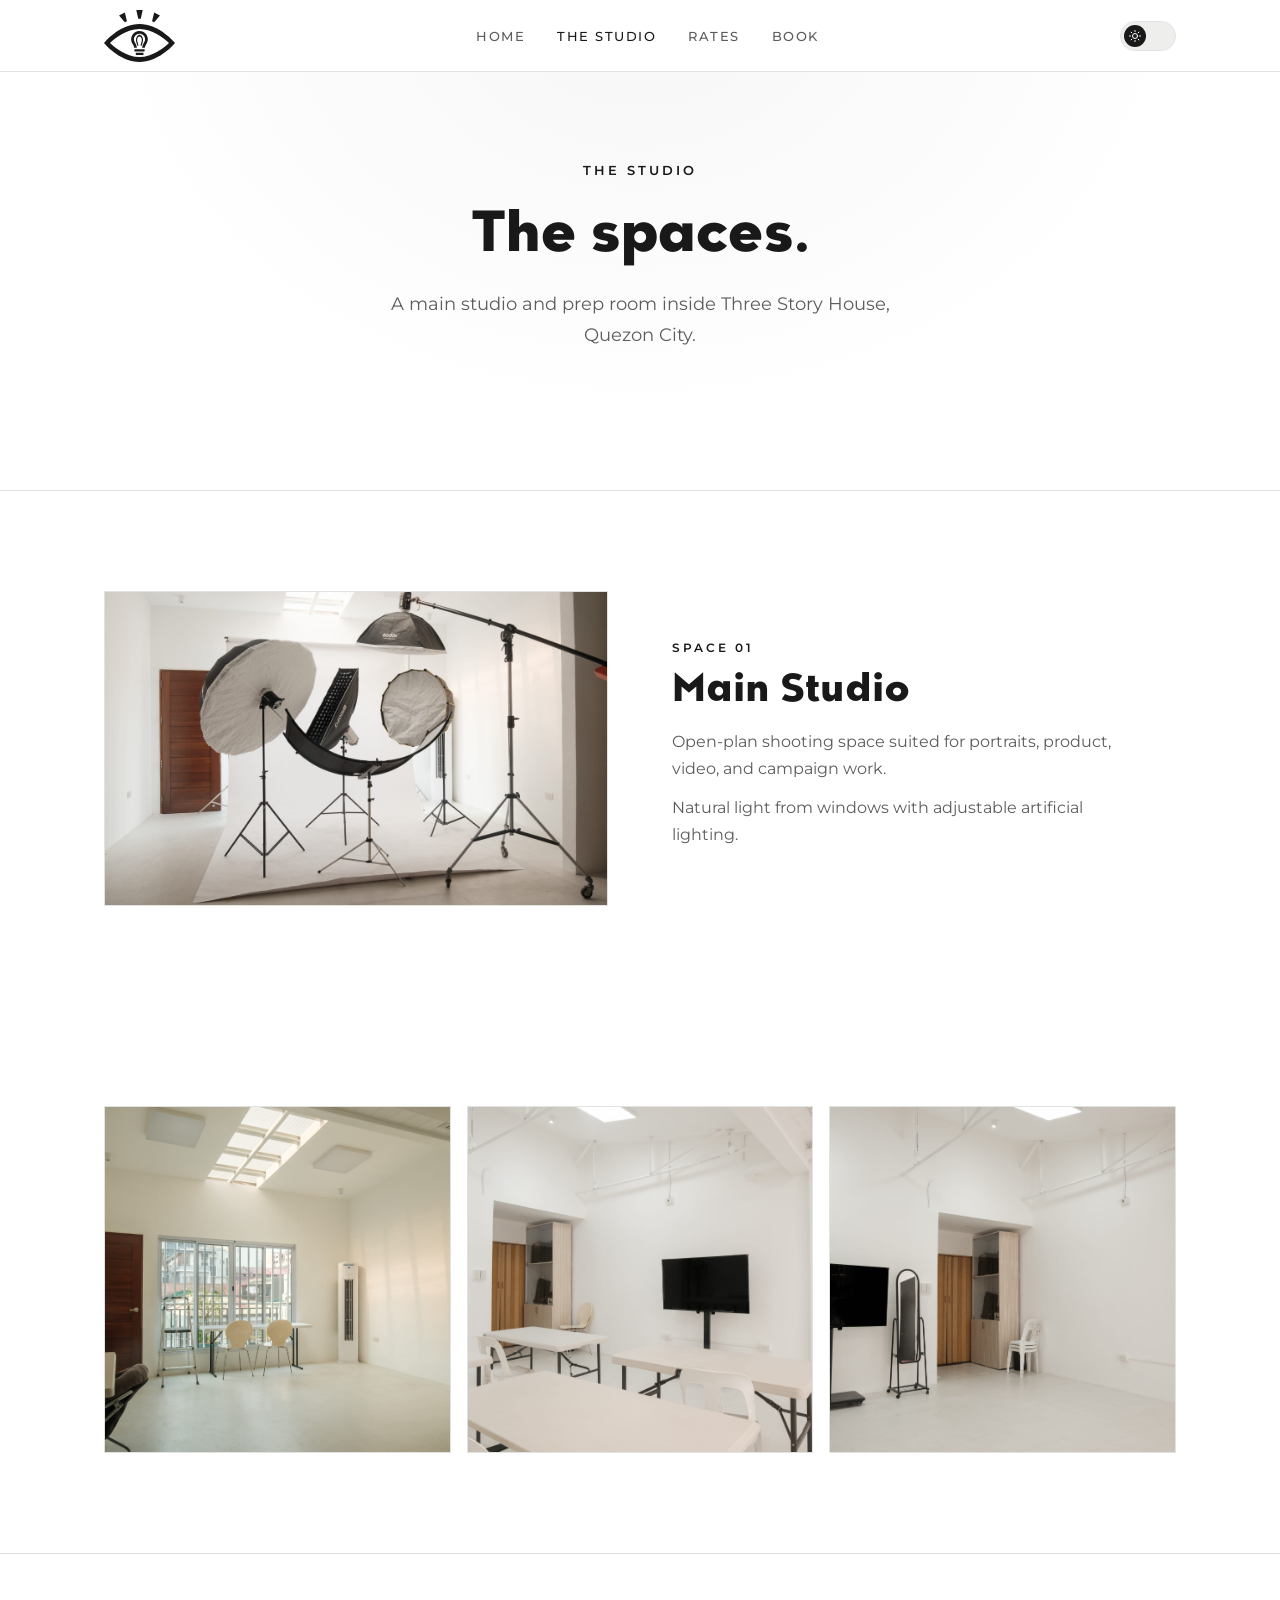
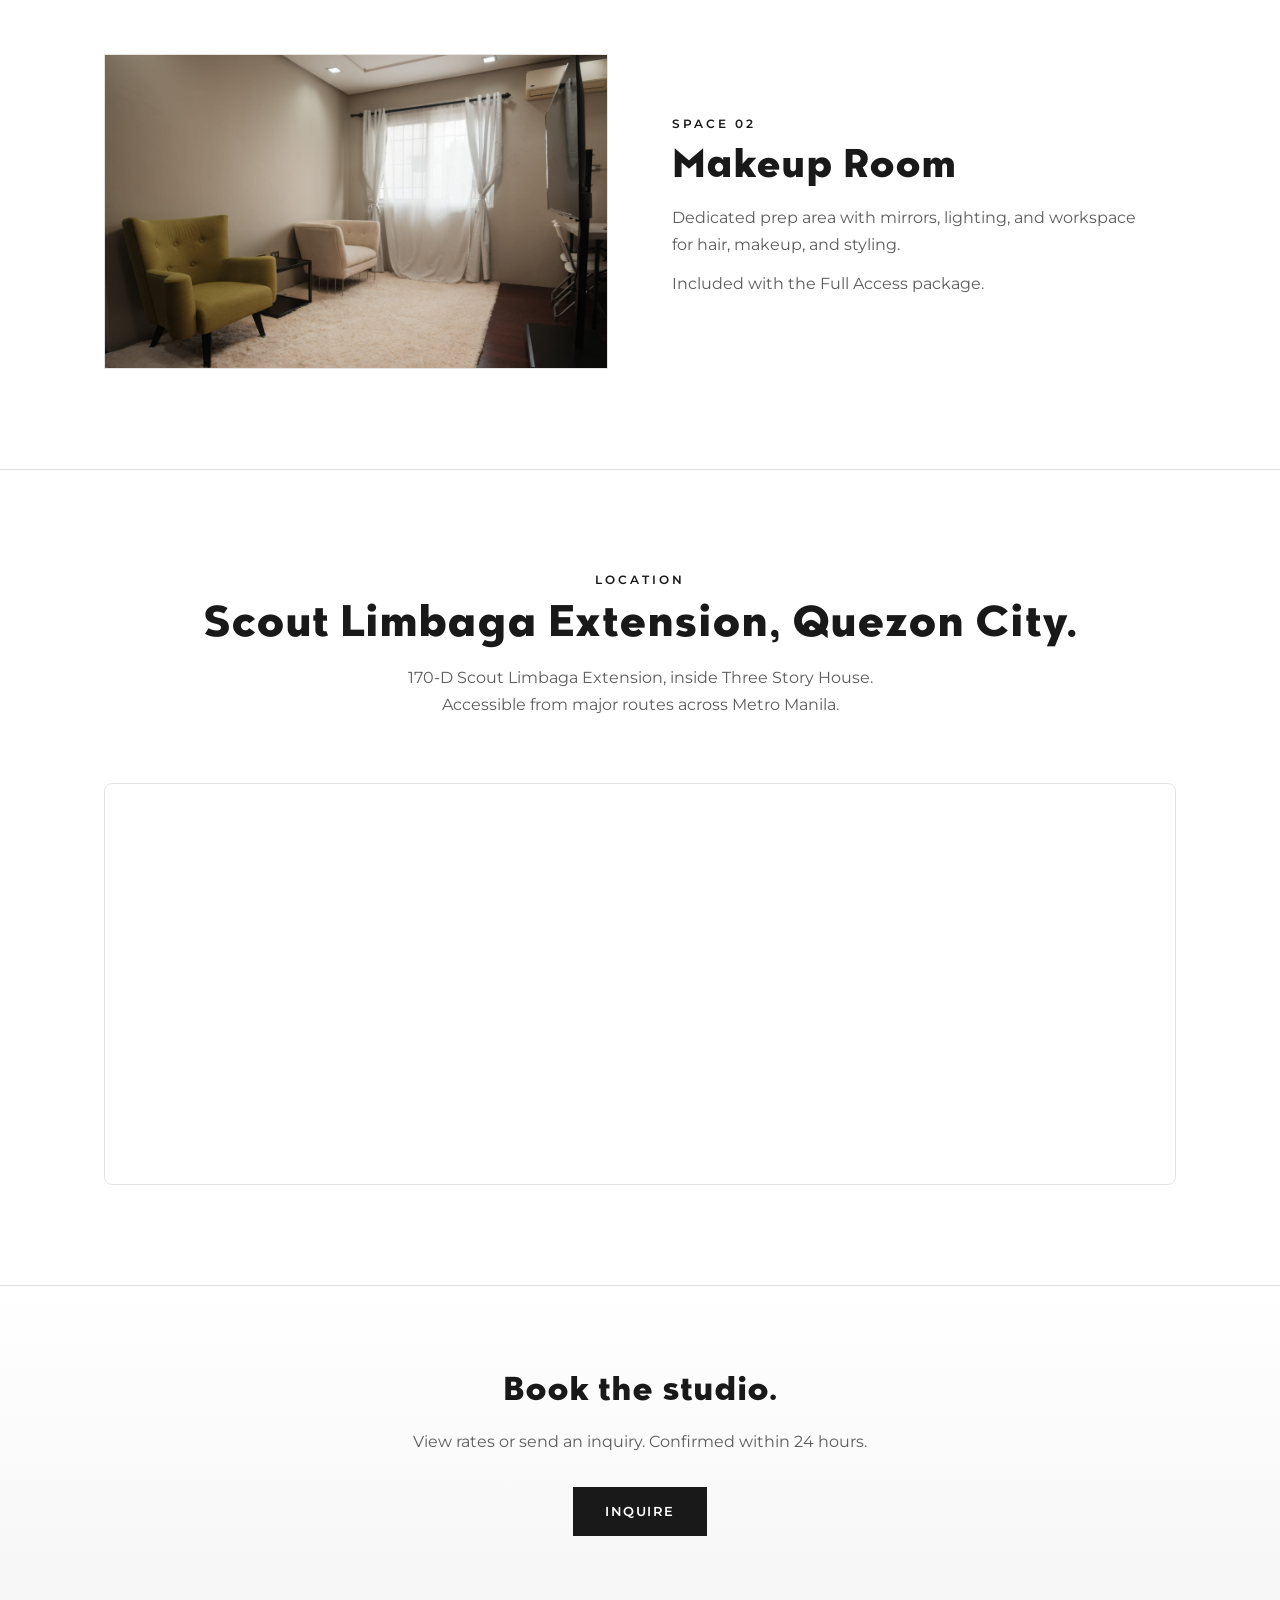
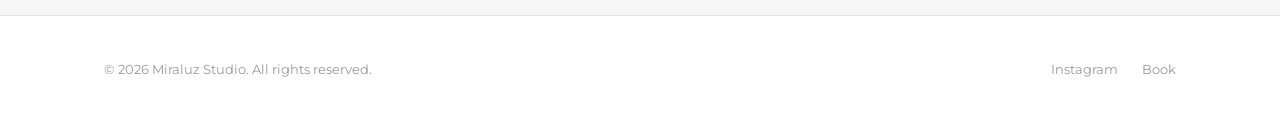
<file: studio.html>
<!DOCTYPE html>
<html lang="en">
<head>
  <meta charset="UTF-8">
  <meta name="viewport" content="width=device-width, initial-scale=1.0">
  <link rel="icon" type="image/svg+xml" href="/assets/favicon.svg">
  <title>The Studio — Miraluz Studio</title>
  <meta name="description" content="A main studio and dedicated makeup room for photographers, filmmakers, and content creators in Quezon City.">
  <link rel="preconnect" href="https://fonts.googleapis.com">
  <link rel="preconnect" href="https://fonts.gstatic.com" crossorigin>
  <link href="https://fonts.googleapis.com/css2?family=Montserrat:wght@300;400;500;600;700&display=swap" rel="stylesheet">
  <link rel="stylesheet" href="styles.css">
  <script src="theme.js"></script>
</head>
<body>

  <a href="#main" class="skip-link">Skip to content</a>

  <!-- NAV -->
  <nav class="nav" role="navigation" aria-label="Main navigation">
    <div class="container">
      <a href="index.html" class="nav-logo" aria-label="Miraluz Studio — Home">
        <img src="assets/logo.svg" alt="Miraluz Studio" class="logo-img" height="52">
      </a>
      <ul class="nav-links">
        <li><a href="index.html">Home</a></li>
        <li><a href="studio.html" class="active">The Studio</a></li>
        <li><a href="rates.html">Rates</a></li>
        <li><a href="contact.html">Book</a></li>
      </ul>
      <div class="nav-right">
        <button class="theme-switch" onclick="toggleTheme()" aria-label="Toggle dark mode">
          <span class="switch-knob">
            <svg class="icon-sun" viewBox="0 0 24 24"><circle cx="12" cy="12" r="5"/><line x1="12" y1="1" x2="12" y2="3"/><line x1="12" y1="21" x2="12" y2="23"/><line x1="4.22" y1="4.22" x2="5.64" y2="5.64"/><line x1="18.36" y1="18.36" x2="19.78" y2="19.78"/><line x1="1" y1="12" x2="3" y2="12"/><line x1="21" y1="12" x2="23" y2="12"/><line x1="4.22" y1="19.78" x2="5.64" y2="18.36"/><line x1="18.36" y1="5.64" x2="19.78" y2="4.22"/></svg>
            <svg class="icon-moon" viewBox="0 0 24 24"><path d="M21 12.79A9 9 0 1 1 11.21 3 7 7 0 0 0 21 12.79z"/></svg>
          </span>
        </button>
        <button class="nav-mobile-toggle" onclick="document.querySelector('.nav-links').classList.toggle('open')" aria-label="Toggle menu">&#9776;</button>
      </div>
    </div>
  </nav>

  <main id="main">

  <!-- HERO -->
  <section class="hero" data-parallax>
    <div class="container">
      <div class="hero-sub" data-reveal="fade">The Studio</div>
      <h1 data-reveal>The spaces.</h1>
      <p data-reveal>A main studio and prep room inside Three Story House, Quezon City.</p>
    </div>
  </section>

  <!-- MAIN STUDIO -->
  <section class="section section-divider">
    <div class="container">
      <div class="two-col">
        <img src="assets/studio/studio-lighting.jpg" alt="Main studio with professional lighting setup — softboxes and seamless backdrop" class="studio-photo" data-reveal="slide-left" loading="lazy">
        <div class="two-col-text" data-reveal="slide-right">
          <div class="section-sub">Space 01</div>
          <h2>Main Studio</h2>
          <p>Open-plan shooting space suited for portraits, product, video, and campaign work.</p>
          <p>Natural light from windows with adjustable artificial lighting.</p>
        </div>
      </div>
    </div>
  </section>

  <!-- GALLERY -->
  <section class="section">
    <div class="container">
      <div class="gallery-grid three-col" data-stagger>
        <img src="assets/studio/studio-angle.jpg" alt="Main studio — open-plan shooting space with window light" class="studio-photo square" loading="lazy">
        <img src="assets/studio/studio-event.jpg" alt="Studio configured for a workshop or event layout" class="studio-photo square" loading="lazy">
        <img src="assets/studio/studio-mirror.jpg" alt="Studio with display screen and full-length mirror" class="studio-photo square" loading="lazy">
      </div>
    </div>
  </section>

  <!-- MAKEUP ROOM -->
  <section class="section section-divider">
    <div class="container">
      <div class="two-col">
        <img src="assets/studio/makeup-room.jpg" alt="Makeup room — vanity desk, mirrors, and styling rack" class="studio-photo" data-reveal="slide-left" loading="lazy">
        <div class="two-col-text" data-reveal="slide-right">
          <div class="section-sub">Space 02</div>
          <h2>Makeup Room</h2>
          <p>Dedicated prep area with mirrors, lighting, and workspace for hair, makeup, and styling.</p>
          <p>Included with the Full Access package.</p>
        </div>
      </div>
    </div>
  </section>

  <!-- LOCATION -->
  <section class="section section-divider">
    <div class="container">
      <div class="section-centered" data-reveal>
        <div class="section-sub">Location</div>
        <h2>Scout Limbaga Extension, Quezon City.</h2>
        <p class="section-desc">170-D Scout Limbaga Extension, inside Three Story House. Accessible from major routes across Metro Manila.</p>
      </div>
      <div class="map-embed" data-reveal="scale">
        <iframe src="https://www.google.com/maps/embed?pb=!1m18!1m12!1m3!1d3860.432163025456!2d121.04057117581337!3d14.63139267632059!2m3!1f0!2f0!3f0!3m2!1i1024!2i768!4f13.1!3m3!1m2!1s0x3397b7b038b7dd85%3A0x9dcf36ee6167122d!2s170D%20Scout%20Limbaga%20Ext%2C%20Sacred%20Heart%2C%20Diliman%2C%20Quezon%20City%2C%201103%20Metro%20Manila!5e0!3m2!1sen!2sph!4v1781635817096!5m2!1sen!2sph" width="100%" height="400" style="border:0;" allowfullscreen="" loading="lazy" referrerpolicy="no-referrer-when-downgrade" title="Miraluz Studio — Scout Limbaga Extension, Quezon City"></iframe>
      </div>
    </div>
  </section>

  <!-- CTA -->
  <section class="cta-banner">
    <div class="container" data-reveal="scale">
      <h2>Book the studio.</h2>
      <p>View rates or send an inquiry. Confirmed within 24 hours.</p>
      <div class="cta-buttons">
        <a href="contact.html" class="btn btn-primary">Inquire</a>
      </div>
    </div>
  </section>

  </main>

  <!-- FOOTER -->
  <footer class="footer">
    <div class="container">
      <p class="footer-text">&copy; 2026 Miraluz Studio. All rights reserved.</p>
      <ul class="footer-links">
        <li><a href="https://instagram.com/miraluzstudio" target="_blank" rel="noopener">Instagram</a></li>
        <li><a href="contact.html">Book</a></li>
      </ul>
    </div>
  </footer>

  <script src="scroll.js"></script>

</body>
</html>
</file>
<file: styles.css>
/* === MIRALUZ STUDIO — Design System === */

/* --- Kessel 105 Text (Heading Font) --- */
@font-face {
  font-family: 'Kessel 105';
  src: url('assets/fonts/kessel-105-heavy.otf') format('opentype');
  font-weight: 700;
  font-style: normal;
  font-display: swap;
}

@font-face {
  font-family: 'Kessel 105';
  src: url('assets/fonts/kessel-105-light.otf') format('opentype');
  font-weight: 300;
  font-style: normal;
  font-display: swap;
}

:root {
  /* Fonts */
  --font-heading: 'Kessel 105', 'Montserrat', system-ui, sans-serif;
  --font-body: 'Montserrat', system-ui, -apple-system, sans-serif;

  /* Type Scale (1.25 ratio) */
  --text-xs: 12px;
  --text-sm: 13px;
  --text-base: 16px;
  --text-lg: 18px;
  --text-xl: 20px;
  --text-2xl: 24px;
  --text-3xl: 32px;
  --text-4xl: 42px;
  --text-5xl: 56px;

  /* Spacing (8px base) */
  --space-1: 4px;
  --space-2: 8px;
  --space-3: 12px;
  --space-4: 16px;
  --space-5: 24px;
  --space-6: 32px;
  --space-7: 40px;
  --space-8: 48px;
  --space-9: 64px;
  --space-10: 80px;
  --space-11: 100px;

  /* Light Theme (default) — Monochrome */
  --bg: #FFFFFF;
  --bg-elevated: #F7F7F5;
  --bg-card: #EEEEEC;
  --heading: #19191A;
  --text: #333333;
  --text-secondary: #5C5C5C;
  --text-muted: #999999;
  --accent: #19191A;
  --accent-hover: #333333;
  --accent-subtle: rgba(25, 25, 26, 0.04);
  --border: #E2E2E0;
  --border-hover: #C8C8C5;
  --nav-bg: rgba(255, 255, 255, 0.92);
  --nav-height: 72px;
  --shadow-sm: 0 1px 2px rgba(0,0,0,0.04);
  --shadow-md: 0 4px 12px rgba(0,0,0,0.06);
  --shadow-lg: 0 8px 24px rgba(0,0,0,0.08);
  --focus-ring: 0 0 0 3px rgba(25, 25, 26, 0.25);
  color-scheme: light;
}

[data-theme="dark"] {
  --bg: #111112;
  --bg-elevated: #1A1A1B;
  --bg-card: #232324;
  --heading: #F5F5F3;
  --text: #D4D4D0;
  --text-secondary: #9A9A96;
  --text-muted: #5C5C58;
  --accent: #F5F5F3;
  --accent-hover: #FFFFFF;
  --accent-subtle: rgba(245, 245, 243, 0.04);
  --border: #2A2A2B;
  --border-hover: #3A3A3B;
  --nav-bg: rgba(17, 17, 18, 0.92);
  --shadow-sm: 0 1px 2px rgba(0,0,0,0.2);
  --shadow-md: 0 4px 12px rgba(0,0,0,0.3);
  --shadow-lg: 0 8px 24px rgba(0,0,0,0.4);
  --focus-ring: 0 0 0 3px rgba(245, 245, 243, 0.3);
  color-scheme: dark;
}

/* === RESET === */

*, *::before, *::after {
  margin: 0;
  padding: 0;
  box-sizing: border-box;
}

html {
  scroll-behavior: smooth;
}

@media (prefers-reduced-motion: reduce) {
  html { scroll-behavior: auto; }
  *, *::before, *::after {
    animation-duration: 0.01ms !important;
    transition-duration: 0.01ms !important;
  }
}

body {
  font-family: var(--font-body);
  font-size: var(--text-base);
  background: var(--bg);
  color: var(--text);
  line-height: 1.6;
  -webkit-font-smoothing: antialiased;
  transition: background 0.25s ease, color 0.25s ease;
}

a {
  color: inherit;
  text-decoration: none;
}

img {
  max-width: 100%;
  display: block;
}

/* === FOCUS === */

:focus-visible {
  outline: none;
  box-shadow: var(--focus-ring);
}

/* === SKIP LINK === */

.skip-link {
  position: absolute;
  top: -100%;
  left: var(--space-4);
  background: var(--accent);
  color: var(--bg);
  padding: var(--space-2) var(--space-4);
  font-size: var(--text-sm);
  font-weight: 600;
  z-index: 200;
  transition: top 0.2s;
}

.skip-link:focus {
  top: var(--space-2);
}

/* === CONTAINER === */

.container {
  max-width: 1120px;
  margin: 0 auto;
  padding: 0 var(--space-5);
}

/* === NAV === */

.nav {
  position: fixed;
  top: 0;
  left: 0;
  right: 0;
  height: var(--nav-height);
  background: var(--nav-bg);
  backdrop-filter: blur(16px);
  -webkit-backdrop-filter: blur(16px);
  border-bottom: 1px solid var(--border);
  z-index: 100;
  display: flex;
  align-items: center;
}

.nav .container {
  display: flex;
  align-items: center;
  justify-content: space-between;
  width: 100%;
}

.nav-logo {
  display: flex;
  align-items: center;
  flex-shrink: 0;
}

.logo-img {
  height: 52px;
  width: auto;
  display: block;
}

[data-theme="dark"] .logo-img {
  filter: invert(1);
}

.nav-links {
  display: flex;
  list-style: none;
  gap: var(--space-6);
  align-items: center;
}

.nav-links a {
  font-size: var(--text-sm);
  font-weight: 500;
  letter-spacing: 1.5px;
  text-transform: uppercase;
  color: var(--text-secondary);
  transition: color 0.2s ease;
  padding: var(--space-2) 0;
}

.nav-links a:hover,
.nav-links a.active {
  color: var(--heading);
}

.nav-right {
  display: flex;
  align-items: center;
  gap: var(--space-4);
}

.nav-mobile-toggle {
  display: none;
  background: none;
  border: none;
  color: var(--heading);
  font-size: 24px;
  cursor: pointer;
  min-width: 44px;
  min-height: 44px;
  align-items: center;
  justify-content: center;
}

/* === THEME TOGGLE SWITCH (pill) === */

.theme-switch {
  position: relative;
  width: 56px;
  height: 30px;
  background: var(--bg-card);
  border: 1px solid var(--border);
  border-radius: 999px;
  cursor: pointer;
  flex-shrink: 0;
  padding: 0;
  transition: background 0.3s, border-color 0.3s;
  display: flex;
  align-items: center;
}

.theme-switch:hover {
  border-color: var(--accent);
}

.theme-switch .switch-knob {
  position: absolute;
  left: 3px;
  width: 22px;
  height: 22px;
  border-radius: 50%;
  background: var(--accent);
  transition: transform 0.35s cubic-bezier(0.4, 0, 0.2, 1);
  display: flex;
  align-items: center;
  justify-content: center;
}

[data-theme="dark"] .theme-switch .switch-knob {
  transform: translateX(26px);
}

.theme-switch svg {
  width: 12px;
  height: 12px;
  fill: none;
  stroke: #fff;
  stroke-width: 2;
  stroke-linecap: round;
  stroke-linejoin: round;
}

.theme-switch .icon-sun { display: block; }
.theme-switch .icon-moon { display: none; }
[data-theme="dark"] .theme-switch .icon-sun { display: none; }
[data-theme="dark"] .theme-switch .icon-moon { display: block; }

/* === MINIMAL PRELOADER === */

.preloader {
  position: fixed;
  inset: 0;
  z-index: 9999;
  background: var(--bg);
  display: flex;
  align-items: center;
  justify-content: center;
  animation: preloaderBlurIn 0.8s ease-out forwards;
}

.preloader.blurring-out {
  animation: preloaderBlurOut 0.9s ease-in forwards;
}

.preloader.done {
  display: none;
  pointer-events: none;
}

/* Studio name — big, centered, Kessel 105 */
.preloader-name {
  display: flex;
  flex-direction: column;
  align-items: center;
  gap: 0;
  line-height: 0.9;
}

.preloader-name-line {
  font-family: var(--font-heading);
  font-weight: 700;
  font-size: clamp(48px, 10vw, 120px);
  color: var(--heading);
  text-transform: uppercase;
  letter-spacing: 0.05em;
  opacity: 0;
  animation: nameReveal 0.6s ease-out forwards;
}

.preloader-name-line:nth-child(1) { animation-delay: 0.3s; }
.preloader-name-line:nth-child(2) { animation-delay: 0.5s; }

/* Photo reel — bottom right, fast cycling */
.preloader-reel {
  position: absolute;
  bottom: 40px;
  right: 40px;
  width: 160px;
  height: 200px;
  overflow: hidden;
  border-radius: 4px;
  opacity: 0;
  animation: reelFadeIn 0.4s ease-out 0.7s forwards;
}

.preloader-reel-img {
  position: absolute;
  inset: 0;
  width: 100%;
  height: 100%;
  object-fit: cover;
  opacity: 0;
  transition: opacity 0.08s ease;
}

.preloader-reel-img.active {
  opacity: 1;
}

/* Animations */
@keyframes preloaderBlurIn {
  0% {
    filter: blur(20px);
    opacity: 0;
  }
  100% {
    filter: blur(0px);
    opacity: 1;
  }
}

@keyframes preloaderBlurOut {
  0% {
    filter: blur(0px);
    opacity: 1;
  }
  100% {
    filter: blur(20px);
    opacity: 0;
  }
}

@keyframes nameReveal {
  0% {
    opacity: 0;
    transform: translateY(20px);
    filter: blur(8px);
  }
  100% {
    opacity: 1;
    transform: translateY(0);
    filter: blur(0px);
  }
}

@keyframes reelFadeIn {
  0% { opacity: 0; transform: translateY(10px); }
  100% { opacity: 1; transform: translateY(0); }
}

@media (max-width: 768px) {
  .preloader-reel {
    bottom: 24px;
    right: 24px;
    width: 110px;
    height: 140px;
  }
}

/* === FAQ ACCORDION === */

.faq-list {
  max-width: 720px;
  margin: 0 auto;
}

.faq-item {
  border-bottom: 1px solid var(--border);
}

.faq-question {
  width: 100%;
  display: flex;
  align-items: center;
  justify-content: space-between;
  padding: var(--space-5) 0;
  background: none;
  border: none;
  font-family: var(--font-heading);
  font-size: var(--text-lg);
  font-weight: 700;
  color: var(--heading);
  cursor: pointer;
  text-align: left;
  gap: var(--space-4);
  min-height: 48px;
  transition: color 0.2s;
}

.faq-question:hover {
  color: var(--accent);
}

.faq-icon {
  width: 24px;
  height: 24px;
  flex-shrink: 0;
  position: relative;
}

.faq-icon::before,
.faq-icon::after {
  content: '';
  position: absolute;
  top: 50%;
  left: 50%;
  background: currentColor;
  border-radius: 1px;
  transition: transform 0.3s cubic-bezier(0.4, 0, 0.2, 1);
}

.faq-icon::before {
  width: 14px;
  height: 2px;
  transform: translate(-50%, -50%);
}

.faq-icon::after {
  width: 2px;
  height: 14px;
  transform: translate(-50%, -50%);
}

.faq-item.open .faq-icon::after {
  transform: translate(-50%, -50%) rotate(90deg);
}

.faq-answer {
  max-height: 0;
  overflow: hidden;
  transition: max-height 0.35s cubic-bezier(0.4, 0, 0.2, 1), opacity 0.25s ease;
  opacity: 0;
}

.faq-item.open .faq-answer {
  opacity: 1;
}

.faq-answer-inner {
  padding: 0 0 var(--space-5) 0;
  font-size: 15px;
  color: var(--text-secondary);
  line-height: 1.7;
}

/* === BUTTONS === */

.btn {
  display: inline-flex;
  align-items: center;
  justify-content: center;
  padding: 14px var(--space-6);
  font-family: inherit;
  font-size: var(--text-sm);
  font-weight: 600;
  letter-spacing: 1.5px;
  text-transform: uppercase;
  border: none;
  cursor: pointer;
  transition: all 0.2s ease;
  min-height: 48px;
}

.btn-primary {
  background: var(--accent);
  color: var(--bg);
}

.btn-primary:hover {
  background: var(--accent-hover);
  transform: translateY(-1px);
  box-shadow: var(--shadow-md);
}

.btn-primary:active {
  transform: translateY(0);
}

.btn-outline {
  background: transparent;
  color: var(--heading);
  border: 1px solid var(--border);
}

.btn-outline:hover {
  border-color: var(--accent);
  color: var(--accent);
  transform: translateY(-1px);
}

.btn-outline:active {
  transform: translateY(0);
}

/* === HERO === */

.hero {
  padding: 160px 0 var(--space-11);
  text-align: center;
  position: relative;
  overflow: hidden;
}

.hero::before {
  content: '';
  position: absolute;
  top: 0;
  left: 0;
  right: 0;
  bottom: 0;
  background: radial-gradient(ellipse at center top, var(--accent-subtle) 0%, transparent 60%);
  pointer-events: none;
}

.hero-sub {
  font-size: var(--text-sm);
  font-weight: 600;
  letter-spacing: 3px;
  text-transform: uppercase;
  color: var(--accent);
  margin-bottom: var(--space-5);
}

.hero h1 {
  font-family: var(--font-heading);
  font-size: clamp(var(--text-4xl), 6vw, var(--text-5xl));
  font-weight: 700;
  line-height: 1.08;
  color: var(--heading);
  margin-bottom: var(--space-5);
  letter-spacing: -1px;
}

.hero p {
  font-size: var(--text-lg);
  color: var(--text-secondary);
  max-width: 520px;
  margin: 0 auto var(--space-7);
  line-height: 1.7;
}

.hero-ctas {
  display: flex;
  gap: var(--space-4);
  justify-content: center;
  flex-wrap: wrap;
}

/* === SECTIONS === */

.section {
  padding: var(--space-11) 0;
}

.section-divider {
  border-top: 1px solid var(--border);
}

.section-sub {
  font-size: var(--text-xs);
  font-weight: 600;
  letter-spacing: 3px;
  text-transform: uppercase;
  color: var(--accent);
  margin-bottom: var(--space-3);
}

.section h2 {
  font-family: var(--font-heading);
  font-size: clamp(var(--text-3xl), 4vw, var(--text-4xl));
  font-weight: 700;
  line-height: 1.12;
  color: var(--heading);
  margin-bottom: var(--space-4);
}

.section p.section-desc {
  font-size: var(--text-base);
  color: var(--text-secondary);
  max-width: 540px;
  line-height: 1.7;
}

.section-centered {
  text-align: center;
  margin-bottom: var(--space-9);
}

.section-centered .section-desc {
  margin: 0 auto;
}

/* Real content photos */
.studio-photo {
  width: 100%;
  aspect-ratio: 16/10;
  object-fit: cover;
  display: block;
  border: 1px solid var(--border);
}
.studio-photo.square { aspect-ratio: 1/1; }

/* === SPACE CARDS === */

.spaces-grid {
  display: grid;
  grid-template-columns: repeat(2, 1fr);
  gap: var(--space-5);
  max-width: 800px;
  margin: 0 auto;
}

.space-card {
  background: var(--bg-elevated);
  border: 1px solid var(--border);
  overflow: hidden;
  transition: border-color 0.2s, box-shadow 0.2s, transform 0.2s;
}

.space-card:hover {
  border-color: var(--border-hover);
  box-shadow: var(--shadow-md);
  transform: translateY(-2px);
}

.space-card-body {
  padding: var(--space-5);
}

.space-card h3 {
  font-size: var(--text-lg);
  font-weight: 600;
  color: var(--heading);
  margin-bottom: var(--space-2);
}

.space-card p {
  font-size: 14px;
  color: var(--text-secondary);
  line-height: 1.65;
}

/* === FEATURES === */

.features-grid {
  display: grid;
  grid-template-columns: repeat(3, 1fr);
  gap: var(--space-7);
}

.feature-item {
  text-align: center;
}

.feature-icon {
  width: 48px;
  height: 48px;
  margin: 0 auto var(--space-4);
  color: var(--accent);
  display: flex;
  align-items: center;
  justify-content: center;
}

.feature-icon svg {
  width: 32px;
  height: 32px;
  fill: none;
  stroke: currentColor;
  stroke-width: 1.5;
  stroke-linecap: round;
  stroke-linejoin: round;
}

.feature-item h3 {
  font-size: var(--text-base);
  font-weight: 600;
  color: var(--heading);
  margin-bottom: var(--space-2);
}

.feature-item p {
  font-size: 14px;
  color: var(--text-secondary);
  line-height: 1.65;
  max-width: 300px;
  margin: 0 auto;
}

/* === RATES === */

.rates-grid {
  display: grid;
  grid-template-columns: repeat(2, 1fr);
  gap: var(--space-6);
  max-width: 800px;
  margin: 0 auto;
}

.rate-card {
  background: var(--bg-elevated);
  border: 1px solid var(--border);
  padding: var(--space-7);
  text-align: center;
  position: relative;
  transition: border-color 0.2s, box-shadow 0.2s, transform 0.2s;
}

.rate-card:hover {
  border-color: var(--border-hover);
  box-shadow: var(--shadow-md);
  transform: translateY(-2px);
}

.rate-card.featured {
  border-color: var(--accent);
}

.rate-card.featured::before {
  content: 'ALL SPACES';
  position: absolute;
  top: 0;
  left: 50%;
  transform: translate(-50%, -50%);
  background: var(--accent);
  color: var(--bg);
  font-size: 10px;
  font-weight: 700;
  letter-spacing: 2px;
  padding: 6px var(--space-4);
}

.rate-card h3 {
  font-size: var(--text-xl);
  font-weight: 600;
  color: var(--heading);
  margin-bottom: var(--space-2);
}

.rate-card .rate-desc {
  font-size: 14px;
  color: var(--text-secondary);
  margin-bottom: var(--space-5);
  line-height: 1.6;
}

.rate-price {
  margin-bottom: var(--space-5);
}

.rate-price .price {
  font-size: var(--text-4xl);
  font-weight: 700;
  color: var(--heading);
  font-variant-numeric: tabular-nums;
}

.rate-price .unit {
  font-size: var(--text-base);
  color: var(--text-muted);
  margin-left: 2px;
}

.rate-price .promo {
  display: block;
  font-size: var(--text-sm);
  color: var(--accent);
  margin-top: var(--space-1);
  font-weight: 500;
}

.rate-price .promo s {
  color: var(--text-muted);
  text-decoration-thickness: 1px;
}

.rate-includes {
  list-style: none;
  text-align: left;
  margin-bottom: var(--space-6);
}

.rate-includes li {
  font-size: 14px;
  color: var(--text-secondary);
  padding: 10px 0;
  border-bottom: 1px solid var(--border);
  display: flex;
  align-items: center;
  gap: 10px;
}

.rate-includes li svg {
  width: 16px;
  height: 16px;
  color: var(--accent);
  flex-shrink: 0;
  fill: none;
  stroke: currentColor;
  stroke-width: 2;
}

/* === INFO GRID === */

.info-grid {
  display: grid;
  grid-template-columns: repeat(3, 1fr);
  gap: var(--space-6);
  margin-top: var(--space-9);
}

.info-item h3 {
  font-size: 14px;
  font-weight: 600;
  letter-spacing: 1px;
  text-transform: uppercase;
  color: var(--heading);
  margin-bottom: var(--space-2);
}

.info-item p {
  font-size: 14px;
  color: var(--text-secondary);
  line-height: 1.65;
}

/* === CTA BANNER === */

.cta-banner {
  padding: var(--space-10) 0;
  text-align: center;
  border-top: 1px solid var(--border);
  background: linear-gradient(180deg, var(--bg) 0%, var(--accent-subtle) 100%);
}

.cta-banner h2 {
  font-family: var(--font-heading);
  font-size: clamp(var(--text-2xl), 4vw, var(--text-3xl));
  font-weight: 700;
  color: var(--heading);
  margin-bottom: var(--space-3);
}

.cta-banner p {
  font-size: var(--text-base);
  color: var(--text-secondary);
  margin-bottom: var(--space-6);
  max-width: 480px;
  margin-left: auto;
  margin-right: auto;
}

.cta-banner .cta-buttons {
  display: flex;
  gap: var(--space-4);
  justify-content: center;
  flex-wrap: wrap;
}

/* === BOOKING WIZARD === */

.booking-wizard {
  max-width: 820px;
  margin: 0 auto;
}

/* Progress bar */
.wizard-progress {
  display: flex;
  gap: var(--space-2);
  margin-bottom: var(--space-8);
  border-bottom: 1px solid var(--border);
  padding-bottom: var(--space-5);
}

.wizard-step {
  display: flex;
  align-items: center;
  gap: var(--space-2);
  font-size: var(--text-sm);
  font-weight: 500;
  color: var(--text-muted);
  padding: var(--space-2) var(--space-4);
  border-radius: 999px;
  transition: color 0.2s, background 0.2s;
}

.wizard-step.active {
  color: var(--heading);
  background: var(--accent-subtle);
  font-weight: 600;
}

.wizard-step.completed {
  color: var(--text-secondary);
}

.wizard-step-num {
  width: 24px;
  height: 24px;
  border-radius: 50%;
  display: flex;
  align-items: center;
  justify-content: center;
  font-size: 12px;
  font-weight: 700;
  background: var(--border);
  color: var(--text-muted);
  flex-shrink: 0;
}

.wizard-step.active .wizard-step-num {
  background: var(--accent);
  color: var(--bg);
}

.wizard-step.completed .wizard-step-num {
  background: var(--accent);
  color: var(--bg);
}

/* Panels */
.wizard-panel {
  display: none;
}

.wizard-panel.active {
  display: block;
}

.wizard-title {
  font-family: var(--font-heading);
  font-size: var(--text-2xl);
  font-weight: 700;
  color: var(--heading);
  margin-bottom: var(--space-2);
  line-height: 1.2;
}

.wizard-desc {
  font-size: var(--text-sm);
  color: var(--text-secondary);
  margin-bottom: var(--space-5);
}

/* Package cards */
.package-cards {
  display: grid;
  grid-template-columns: 1fr 1fr;
  gap: var(--space-4);
  margin-bottom: var(--space-4);
}

.package-card {
  padding: var(--space-5);
  background: var(--bg-elevated);
  border: 2px solid var(--border);
  border-radius: 12px;
  cursor: pointer;
  text-align: left;
  transition: border-color 0.2s, box-shadow 0.2s;
  font-family: inherit;
}

.package-card:hover {
  border-color: var(--accent);
}

.package-card.selected {
  border-color: var(--accent);
  box-shadow: 0 0 0 1px var(--accent);
}

.package-card h3 {
  font-family: var(--font-heading);
  font-size: var(--text-lg);
  font-weight: 700;
  color: var(--heading);
  margin-bottom: var(--space-2);
}

.package-card .package-price {
  font-size: var(--text-2xl);
  font-weight: 700;
  color: var(--heading);
  margin-bottom: var(--space-2);
}

.package-card .package-price span {
  font-size: var(--text-sm);
  font-weight: 400;
  color: var(--text-muted);
}

.package-card .package-note {
  font-size: var(--text-sm);
  color: var(--text-secondary);
  line-height: 1.5;
}

/* Duration pills */
.duration-pills {
  display: flex;
  flex-wrap: wrap;
  gap: var(--space-2);
}

.duration-pill {
  padding: var(--space-2) var(--space-5);
  border: 1px solid var(--border);
  border-radius: 999px;
  background: var(--bg-elevated);
  color: var(--text);
  font-size: var(--text-sm);
  font-weight: 500;
  font-family: inherit;
  cursor: pointer;
  transition: border-color 0.15s, background 0.15s, color 0.15s;
}

.duration-pill:hover {
  border-color: var(--accent);
}

.duration-pill.selected {
  background: var(--accent);
  color: var(--bg);
  border-color: var(--accent);
}

/* Payment choice (Step 3 — Cash / Cashless) */
.payment-choice {
  display: grid;
  grid-template-columns: 1fr 1fr;
  gap: var(--space-3);
}

.payment-choice-option {
  display: block;
  cursor: pointer;
  margin: 0;
}

.payment-choice-option input {
  position: absolute;
  opacity: 0;
  width: 0;
  height: 0;
}

.payment-choice-card {
  display: block;
  padding: var(--space-4) var(--space-5);
  background: var(--bg-elevated);
  border: 2px solid var(--border);
  border-radius: 12px;
  transition: border-color 0.2s, box-shadow 0.2s;
}

.payment-choice-option:hover .payment-choice-card {
  border-color: var(--accent);
}

.payment-choice-option input:checked + .payment-choice-card {
  border-color: var(--accent);
  box-shadow: 0 0 0 1px var(--accent);
}

.payment-choice-option input:focus-visible + .payment-choice-card {
  outline: 2px solid var(--accent);
  outline-offset: 2px;
}

.payment-choice-card strong {
  display: block;
  font-size: var(--text-base);
  font-weight: 700;
  color: var(--heading);
  margin-bottom: var(--space-1);
}

.payment-choice-card small {
  font-size: var(--text-xs);
  color: var(--text-secondary);
  line-height: 1.5;
}

@media (max-width: 480px) {
  .payment-choice {
    grid-template-columns: 1fr;
  }
}

/* Payment note (Step 3) */
.payment-note {
  font-size: var(--text-sm);
  color: var(--text-secondary);
  line-height: 1.6;
  margin-top: var(--space-1);
}

/* Terms agreement checkbox (Step 3) */
.form-group label.terms-agree {
  display: flex;
  align-items: flex-start;
  gap: var(--space-3);
  cursor: pointer;
  font-size: var(--text-sm);
  font-weight: 400;
  letter-spacing: normal;
  text-transform: none;
  color: var(--text-secondary);
  line-height: 1.6;
  margin-bottom: 0;
}

.form-group .terms-agree input {
  margin-top: 3px;
  width: 18px;
  height: 18px;
  flex-shrink: 0;
  accent-color: var(--accent);
  cursor: pointer;
}

.terms-agree a {
  color: var(--accent);
  text-decoration: underline;
}

/* === TERMS & CONDITIONS === */
.terms-list {
  display: grid;
  grid-template-columns: repeat(2, 1fr);
  gap: var(--space-6);
  margin-top: var(--space-9);
  max-width: 900px;
  margin-left: auto;
  margin-right: auto;
}

.terms-clause {
  padding: var(--space-6);
  background: var(--bg-elevated);
  border: 1px solid var(--border);
  border-radius: 12px;
}

.terms-clause h3 {
  font-size: 14px;
  font-weight: 600;
  letter-spacing: 1px;
  text-transform: uppercase;
  color: var(--heading);
  margin-bottom: var(--space-2);
}

.terms-clause p {
  font-size: 14px;
  color: var(--text-secondary);
  line-height: 1.65;
}

@media (max-width: 768px) {
  .terms-list {
    grid-template-columns: 1fr;
  }
}

/* Schedule layout (Step 2) */
.schedule-layout {
  display: grid;
  grid-template-columns: 1fr auto;
  gap: var(--space-7);
  align-items: start;
}

.schedule-times {
  min-width: 180px;
}

.time-panel-date {
  font-family: var(--font-heading);
  font-size: var(--text-base);
  font-weight: 700;
  color: var(--heading);
  margin-bottom: var(--space-4);
  text-align: center;
}

.time-slots {
  display: flex;
  flex-direction: column;
  gap: var(--space-2);
  max-height: 400px;
  overflow-y: auto;
  padding-right: var(--space-2);
}

.time-slot {
  padding: var(--space-3) var(--space-5);
  border: 1px solid var(--border);
  border-radius: 8px;
  background: var(--bg);
  color: var(--text);
  font-size: var(--text-sm);
  font-weight: 500;
  font-family: inherit;
  cursor: pointer;
  transition: border-color 0.15s, background 0.15s, color 0.15s;
  text-align: center;
}

.time-slot:hover:not(.booked) {
  border-color: var(--accent);
}

.time-slot.selected {
  background: var(--accent);
  color: var(--bg);
  border-color: var(--accent);
  font-weight: 600;
}

.time-slot.booked {
  opacity: 0.35;
  text-decoration: line-through;
  cursor: not-allowed;
}

.cal-timezone {
  display: flex;
  align-items: center;
  gap: var(--space-2);
  font-size: var(--text-xs);
  color: var(--text-muted);
  margin-top: var(--space-4);
}

.cal-timezone svg {
  stroke: currentColor;
  fill: none;
  stroke-width: 2;
  stroke-linecap: round;
  stroke-linejoin: round;
}

/* Sidebar summary */
.wizard-sidebar {
  margin-bottom: var(--space-6);
}

.sidebar-summary {
  padding: var(--space-5);
  background: var(--bg-elevated);
  border: 1px solid var(--border);
  border-radius: 8px;
}

.sidebar-summary h3 {
  font-family: var(--font-heading);
  font-size: var(--text-lg);
  font-weight: 700;
  color: var(--heading);
  margin-bottom: var(--space-4);
}

.sidebar-detail {
  display: flex;
  align-items: center;
  gap: var(--space-3);
  font-size: var(--text-sm);
  color: var(--text-secondary);
  margin-bottom: var(--space-2);
}

.sidebar-detail:last-child {
  margin-bottom: 0;
}

.sidebar-detail svg {
  width: 16px;
  height: 16px;
  stroke: var(--text-muted);
  fill: none;
  stroke-width: 2;
  stroke-linecap: round;
  stroke-linejoin: round;
  flex-shrink: 0;
}

/* Navigation row */
.wizard-nav-row {
  display: flex;
  gap: var(--space-4);
  margin-top: var(--space-6);
}

.wizard-nav-row .wizard-back {
  flex-shrink: 0;
}

.wizard-nav-row .btn-primary,
.wizard-nav-row .wizard-next {
  flex: 1;
}

/* Contact bottom grid (info + map side by side) */
.contact-bottom-grid {
  display: grid;
  grid-template-columns: 1fr 1.5fr;
  gap: var(--space-9);
  align-items: start;
}

@media (max-width: 768px) {
  .package-cards { grid-template-columns: 1fr; }
  .schedule-layout { grid-template-columns: 1fr; }
  .schedule-times { min-width: 100%; }
  .wizard-nav-row { flex-direction: column; }
  .wizard-nav-row .wizard-back { order: 2; }
  .wizard-nav-row .btn-primary,
  .wizard-nav-row .wizard-next { order: 1; width: 100%; }
  .contact-bottom-grid { grid-template-columns: 1fr; }
  .wizard-progress { overflow-x: auto; white-space: nowrap; }
}

/* === CONTACT FORM === */

.contact-grid {
  display: grid;
  grid-template-columns: 1fr 1fr;
  gap: var(--space-9);
  align-items: start;
}

.form-group {
  margin-bottom: var(--space-5);
}

.form-group label {
  display: block;
  font-size: var(--text-xs);
  font-weight: 600;
  letter-spacing: 1.5px;
  text-transform: uppercase;
  color: var(--text-secondary);
  margin-bottom: var(--space-2);
}

.form-group label .required {
  color: var(--accent);
  margin-left: 2px;
}

.form-group input,
.form-group textarea,
.form-group select {
  width: 100%;
  padding: 14px var(--space-4);
  font-family: inherit;
  font-size: 14px;
  background: var(--bg-elevated);
  border: 1px solid var(--border);
  color: var(--text);
  outline: none;
  transition: border-color 0.2s, box-shadow 0.2s;
  min-height: 48px;
}

.form-group input:focus,
.form-group textarea:focus,
.form-group select:focus {
  border-color: var(--accent);
  box-shadow: var(--focus-ring);
}

.form-group textarea {
  resize: vertical;
  min-height: 120px;
}

.form-group select {
  appearance: none;
  background-image: url("data:image/svg+xml,%3Csvg xmlns='http://www.w3.org/2000/svg' width='12' height='12' viewBox='0 0 24 24' fill='none' stroke='%23999' stroke-width='2'%3E%3Cpolyline points='6 9 12 15 18 9'/%3E%3C/svg%3E");
  background-repeat: no-repeat;
  background-position: right 16px center;
  padding-right: 40px;
}

/* --- Calendar Picker --- */

.calendar-picker {
  background: var(--bg-elevated);
  border: 1px solid var(--border);
  border-radius: 8px;
  padding: var(--space-5);
  user-select: none;
}

.cal-header {
  display: flex;
  align-items: center;
  justify-content: space-between;
  margin-bottom: var(--space-4);
}

.cal-month {
  font-family: var(--font-heading);
  font-size: var(--text-base);
  font-weight: 700;
  color: var(--heading);
  letter-spacing: 0.5px;
}

.cal-nav {
  background: none;
  border: 1px solid var(--border);
  border-radius: 6px;
  width: 32px;
  height: 32px;
  display: flex;
  align-items: center;
  justify-content: center;
  cursor: pointer;
  color: var(--text-secondary);
  transition: border-color 0.2s, color 0.2s;
}

.cal-nav svg {
  stroke: currentColor;
  fill: none;
  stroke-width: 2;
  stroke-linecap: round;
  stroke-linejoin: round;
}

.cal-nav:hover {
  border-color: var(--accent);
  color: var(--heading);
}

.cal-grid {
  display: grid;
  grid-template-columns: repeat(7, 1fr);
  gap: 2px;
}

.cal-day-name {
  text-align: center;
  font-size: 11px;
  font-weight: 600;
  letter-spacing: 1px;
  text-transform: uppercase;
  color: var(--text-muted);
  padding: var(--space-2) 0;
}

.cal-day {
  text-align: center;
  padding: 10px 0;
  font-size: var(--text-sm);
  font-weight: 500;
  color: var(--text);
  background: none;
  border: none;
  border-radius: 6px;
  cursor: pointer;
  transition: background 0.15s, color 0.15s;
  font-family: inherit;
}

.cal-day:hover:not(.disabled):not(.booked):not(.empty) {
  background: var(--accent-subtle);
  color: var(--heading);
}

.cal-day.today {
  font-weight: 700;
  color: var(--heading);
  box-shadow: inset 0 -2px 0 var(--accent);
}

.cal-day.selected {
  background: var(--accent);
  color: var(--bg);
  font-weight: 700;
}

.cal-day.disabled {
  color: var(--text-muted);
  opacity: 0.35;
  cursor: not-allowed;
}

.cal-day.booked {
  color: var(--text-muted);
  text-decoration: line-through;
  cursor: not-allowed;
  opacity: 0.5;
}

.cal-day.empty {
  cursor: default;
}

.cal-selected {
  margin-top: var(--space-3);
  padding-top: var(--space-3);
  border-top: 1px solid var(--border);
  font-size: var(--text-sm);
  color: var(--text-secondary);
  text-align: center;
}

.contact-info {
  display: flex;
  flex-direction: column;
  gap: var(--space-6);
}

.contact-info-item h3 {
  font-size: var(--text-sm);
  font-weight: 600;
  letter-spacing: 2px;
  text-transform: uppercase;
  color: var(--accent);
  margin-bottom: var(--space-2);
}

.contact-info-item p,
.contact-info-item a {
  font-size: 15px;
  color: var(--text-secondary);
  line-height: 1.7;
}

.contact-info-item a {
  transition: color 0.2s;
}

.contact-info-item a:hover {
  color: var(--heading);
}

/* === GALLERY === */

.gallery-grid {
  display: grid;
  grid-template-columns: repeat(2, 1fr);
  gap: var(--space-4);
}

.gallery-grid.three-col {
  grid-template-columns: repeat(3, 1fr);
}

/* === TWO COLUMN === */

.two-col {
  display: grid;
  grid-template-columns: 1fr 1fr;
  gap: var(--space-9);
  align-items: center;
}

.two-col-text h2 {
  font-family: var(--font-heading);
  font-size: clamp(var(--text-3xl), 4vw, 38px);
  font-weight: 700;
  color: var(--heading);
  margin-bottom: var(--space-4);
  line-height: 1.12;
}

.two-col-text p {
  font-size: var(--text-base);
  color: var(--text-secondary);
  line-height: 1.7;
  margin-bottom: var(--space-3);
  max-width: 480px;
}

/* === MAP === */

.map-embed {
  width: 100%;
  border-radius: 8px;
  overflow: hidden;
  border: 1px solid var(--border);
  margin-top: var(--space-6);
}

.map-embed iframe {
  display: block;
  width: 100%;
  height: 400px;
}

[data-theme="dark"] .map-embed iframe {
  filter: invert(0.9) hue-rotate(180deg);
}

/* === FOOTER === */

.footer {
  padding: var(--space-7) 0;
  border-top: 1px solid var(--border);
}

.footer .container {
  display: flex;
  justify-content: space-between;
  align-items: center;
}

.footer-text {
  font-size: var(--text-sm);
  color: var(--text-muted);
}

.footer-links {
  display: flex;
  gap: var(--space-5);
  list-style: none;
}

.footer-links a {
  font-size: var(--text-sm);
  color: var(--text-muted);
  transition: color 0.2s;
}

.footer-links a:hover {
  color: var(--heading);
}

/* === SCROLL REVEAL ANIMATIONS === */

[data-reveal] {
  opacity: 0;
  transform: translateY(32px);
  transition: opacity 0.7s cubic-bezier(0.16, 1, 0.3, 1),
              transform 0.7s cubic-bezier(0.16, 1, 0.3, 1);
  will-change: opacity, transform;
}

[data-reveal="fade"] {
  transform: none;
}

[data-reveal="scale"] {
  transform: scale(0.95);
}

[data-reveal="slide-left"] {
  transform: translateX(-40px);
}

[data-reveal="slide-right"] {
  transform: translateX(40px);
}

[data-reveal].revealed {
  opacity: 1;
  transform: none;
}

/* Stagger children in grids */
[data-stagger] > * {
  opacity: 0;
  transform: translateY(24px);
  transition: opacity 0.6s cubic-bezier(0.16, 1, 0.3, 1),
              transform 0.6s cubic-bezier(0.16, 1, 0.3, 1);
}

[data-stagger].revealed > *:nth-child(1) { transition-delay: 0s; }
[data-stagger].revealed > *:nth-child(2) { transition-delay: 0.1s; }
[data-stagger].revealed > *:nth-child(3) { transition-delay: 0.2s; }
[data-stagger].revealed > *:nth-child(4) { transition-delay: 0.25s; }
[data-stagger].revealed > *:nth-child(5) { transition-delay: 0.3s; }
[data-stagger].revealed > *:nth-child(6) { transition-delay: 0.35s; }

[data-stagger].revealed > * {
  opacity: 1;
  transform: none;
}

/* Hero parallax */
.hero[data-parallax] {
  transition: none;
}

.hero[data-parallax] .container {
  transition: transform 0.1s linear;
  will-change: transform;
}

/* Smooth nav hide/show on scroll */
.nav {
  transition: transform 0.35s cubic-bezier(0.16, 1, 0.3, 1),
              background 0.25s ease;
}

.nav.nav-hidden {
  transform: translateY(-100%);
}

/* === RESPONSIVE === */

@media (max-width: 768px) {
  .nav-mobile-toggle {
    display: flex;
  }

  .nav-links {
    display: none;
    position: fixed;
    top: var(--nav-height);
    left: 0;
    right: 0;
    background: var(--bg);
    border-bottom: 1px solid var(--border);
    flex-direction: column;
    padding: var(--space-5);
    gap: var(--space-5);
  }

  .nav-links.open {
    display: flex;
  }

  .hero {
    padding: 130px 0 var(--space-9);
  }

  .section {
    padding: var(--space-9) 0;
  }

  .spaces-grid,
  .features-grid {
    grid-template-columns: 1fr;
    gap: var(--space-5);
  }

  .rates-grid {
    grid-template-columns: 1fr;
  }

  .two-col {
    grid-template-columns: 1fr;
    gap: var(--space-7);
  }

  .contact-grid {
    grid-template-columns: 1fr;
    gap: var(--space-7);
  }

  .info-grid {
    grid-template-columns: 1fr;
    gap: var(--space-5);
  }

  .gallery-grid,
  .gallery-grid.three-col {
    grid-template-columns: 1fr;
  }

  .footer .container {
    flex-direction: column;
    gap: var(--space-4);
    text-align: center;
  }

  .cta-banner {
    padding: var(--space-9) 0;
  }

  .hero-ctas {
    flex-direction: column;
    align-items: center;
  }
}
</file>
